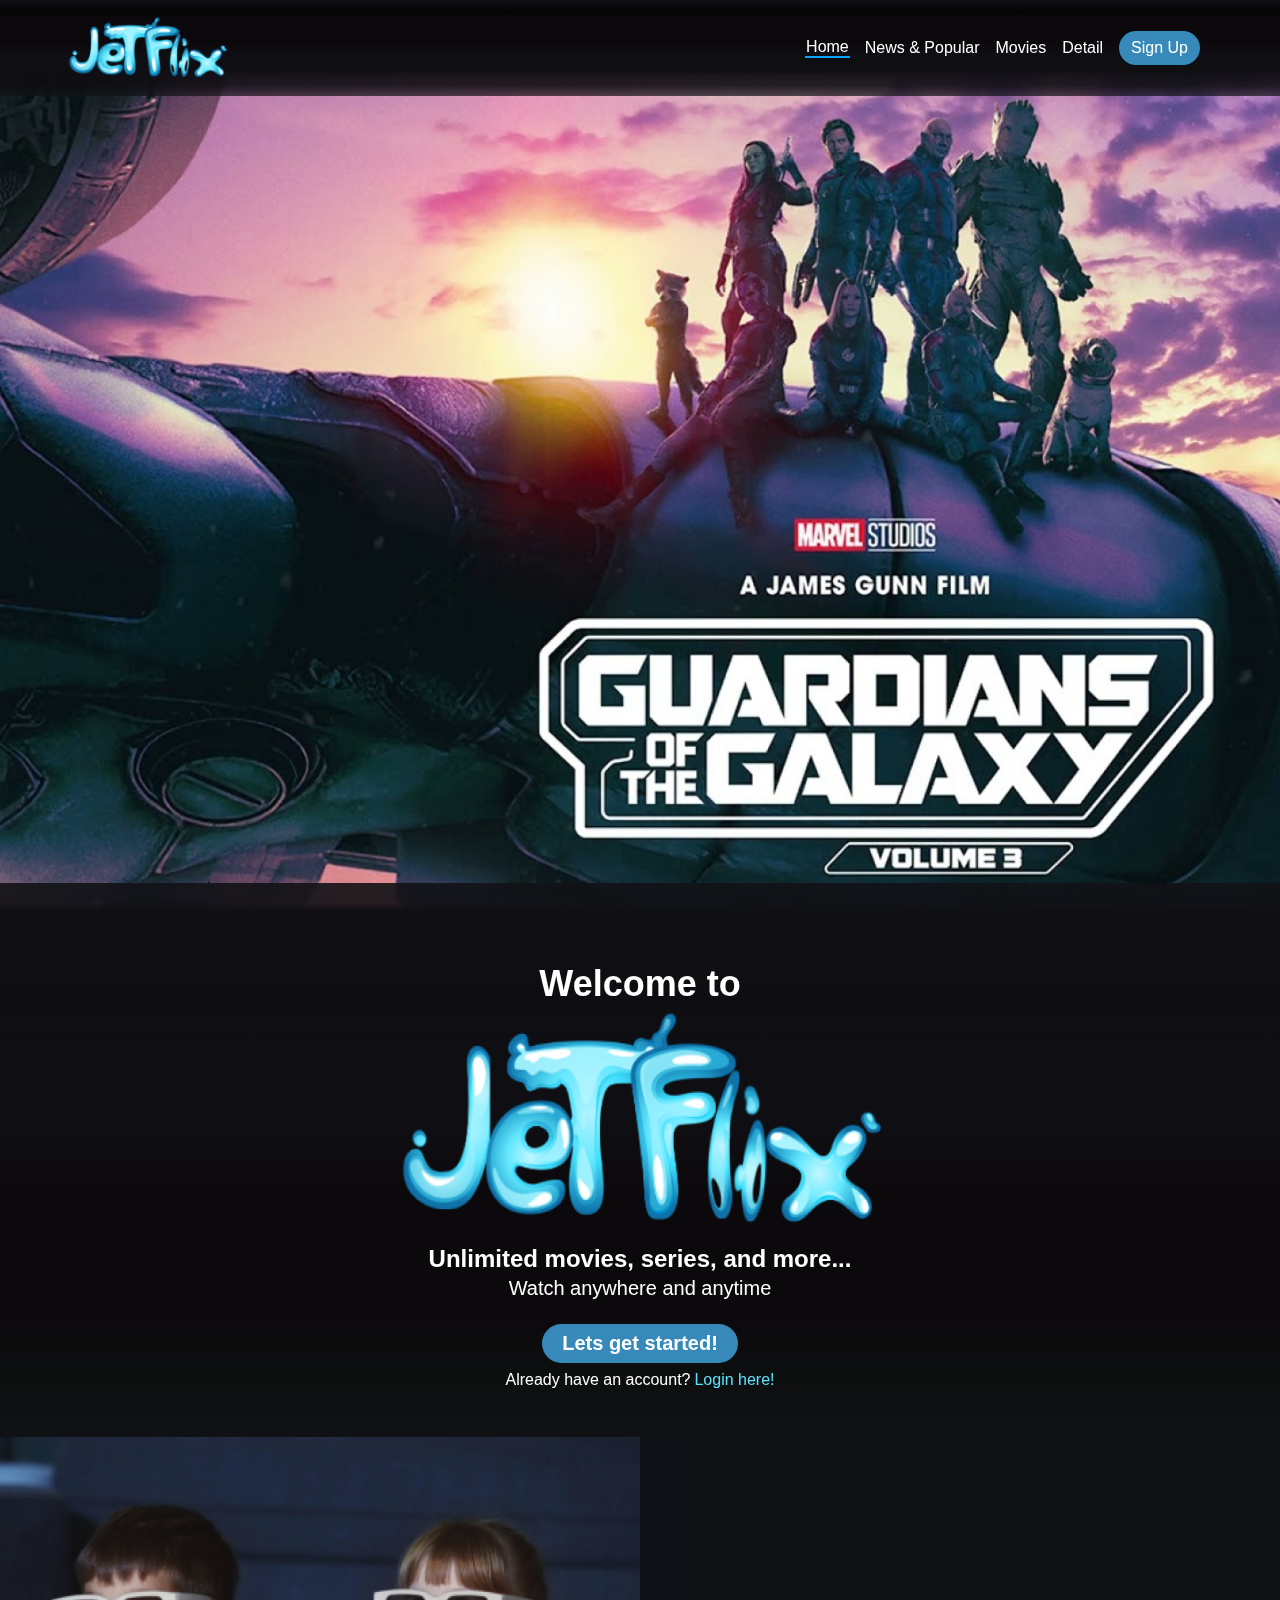
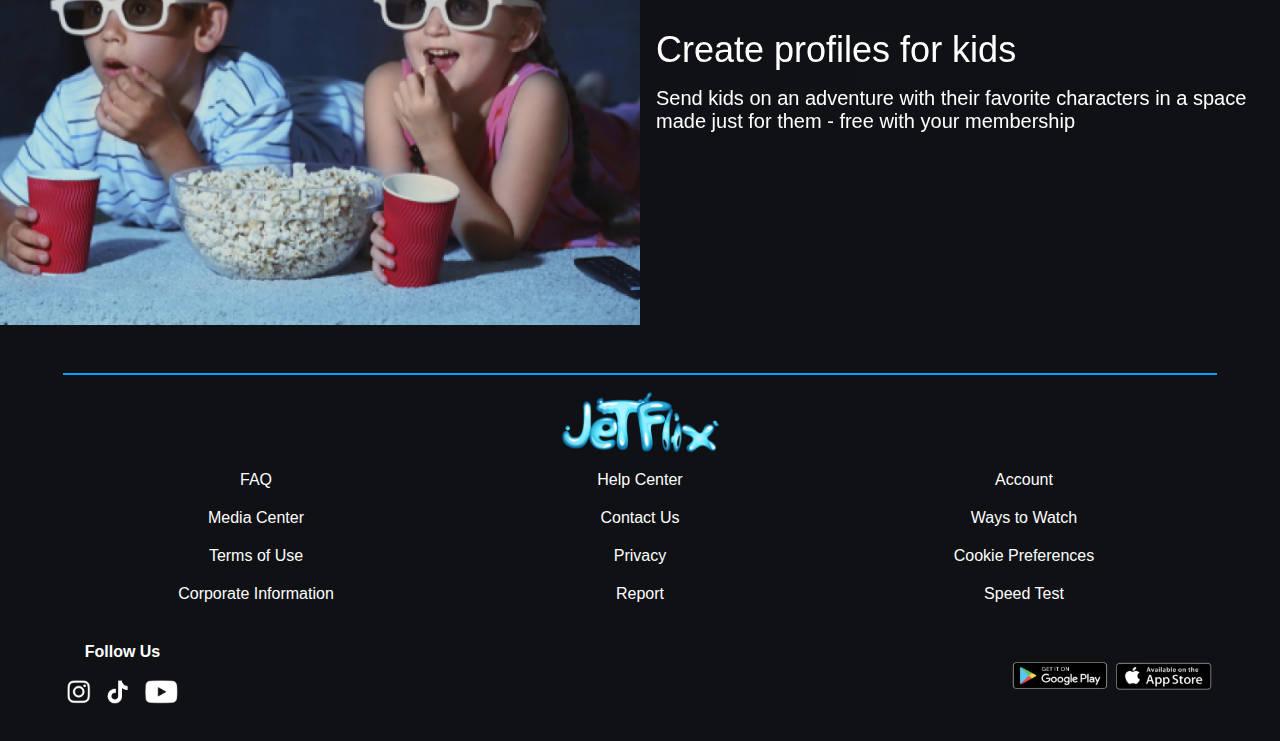
<file: index.html>
<html lang="en">
<head>
    <meta charset="UTF-8">
    <meta name="viewport"
          content="width=device-width, user-scalable=no, initial-scale=1.0, maximum-scale=1.0, minimum-scale=1.0">
    <meta http-equiv="X-UA-Compatible" content="ie=edge">
    <title>JetFlix</title>

    <link rel="stylesheet" href="css/style.css">
    <script src="js/navbar.js"></script>
</head>
<body class="color-bg">

<!-- NavBar -->
<nav class="flex flex-row items-center justify-center py-4 color-navbar fixed w-full z-50">
    <img src="img/jetflix-1.png"
         class="w-auto h-16 px-16"
         alt="jetflix-logo">

    <div class="flex flex-row gap-4 ml-auto mr-4 px-16 items-center">
        <div class="flex flex-col items-center">
            <a onclick="redirect('index.html')" class="text-white cursor-pointer hover:text-blue-500">Home</a>
            <hr class="hr-color-blue w-full">
        </div>
        <div class="flex flex-col items-center">
            <a onclick="redirect('news.html')" class="text-white cursor-pointer hover:text-blue-500">News & Popular</a>
        </div>
        <div class="flex flex-col items-center">
            <a onclick="redirect('movies.html')" class="text-white cursor-pointer hover:text-blue-500">Movies</a>
        </div>
        <div class="flex flex-col items-center">
            <a onclick="redirect('detail.html')" class="text-white cursor-pointer hover:text-blue-500">Detail</a>
        </div>
        <a onclick="redirect('register.html')"
           class="text-white bg-color-button rounded-full px-3 py-2 cursor-pointer hover:bg-gray-800">
            Sign Up
        </a>
    </div>
</nav>

<!-- Jumbotron -->
<img src="img/home/jumbotron.png"
     class="h-auto w-screen max-w-full z--1 relative top-jumbotron left-0"
     alt="jumbotron">

<!-- Welcome Text -->
<div class="flex flex-col items-center justify-center gap-1 welcome">
    <span class="text-4xl font-bold text-white">Welcome to</span>
    <img src="img/jetflix-3.png"
         class="w-auto h-56"
         alt="jetflix-logo">

    <span class="text-2xl font-semibold text-white mt-2">Unlimited movies, series, and more...</span>
    <span class="text-xl font-light text-white">Watch anywhere and anytime</span>

    <span class="text-white font-semibold text-xl bg-color-button rounded-full px-5 py-2 mt-5">Lets get started!</span>
    <div class="flex flex-row gap-1 mt-1">
        <span class="text-white font-light">Already have an account?</span>
        <span class="text-color-link font-light">Login here!</span>
    </div>
</div>

<!-- Kids profile -->
<div class="flex flex-row justify-center items-center kids">
    <img src="img/home/kids.png"
         class="w-1/2 h-auto"
         alt="kids-profile">

    <div class="flex flex-col kids my-2 ml-4 h-full">
        <span class="text-4xl text-white font-helevetica-bold">Create profiles for kids</span>
        <span class="text-xl text-white font-light mt-4">Send kids on an adventure with their favorite characters in a space made just for them - free with your membership</span>
    </div>
</div>

<!-- Footer -->
<footer class="flex flex-col items-center justify-center mt-3 px-16 my-8 relative">
    <hr class="hr-color-blue my-4 w-full">
    <img src="img/jetflix-1.png"
         class="w-auto h-16"
         alt="jetflix-logo"/>

    <!-- Footer Links -->
    <div class="flex flex-row w-full justify-center text-center my-4">
        <!-- Links Left -->
        <div class="flex flex-col w-1/3 gap-5">
            <span class="text-white font-light cursor-pointer">FAQ</span>
            <span class="text-white font-light cursor-pointer">Media Center</span>
            <span class="text-white font-light cursor-pointer">Terms of Use</span>
            <span class="text-white font-light cursor-pointer">Corporate Information</span>
        </div>

        <!-- Links Center -->
        <div class="flex flex-col w-1/3 gap-5">
            <span class="text-white font-light cursor-pointer">Help Center</span>
            <span class="text-white font-light cursor-pointer">Contact Us</span>
            <span class="text-white font-light cursor-pointer">Privacy</span>
            <span class="text-white font-light cursor-pointer">Report</span>
        </div>

        <!-- Links Right -->
        <div class="flex flex-col w-1/3 gap-5">
            <span class="text-white font-light cursor-pointer">Account</span>
            <span class="text-white font-light cursor-pointer">Ways to Watch</span>
            <span class="text-white font-light cursor-pointer">Cookie Preferences</span>
            <span class="text-white font-light cursor-pointer">Speed Test</span>
        </div>
    </div>

    <!-- Footer Others-->
    <div class="flex flex-row items-center text-center w-full mt-6">
        <!-- Social Media -->
        <div class="flex flex-col">
            <span class="text-white font-semibold mb-4">Follow Us</span>
            <div class="flex flex-row">
                <img src="img/footer/social_media_logs.png"
                     class="w-auto h-8 cursor-pointer"
                     alt="facebook-logo">
            </div>
        </div>

        <!-- App Downloads -->
        <div class="flex flex-row ml-auto">
            <img src="img/footer/google_play.png"
                 class="w-auto h-8 cursor-pointer"
                 alt="app-download">

            <img src="img/footer/app_store.png"
                 class="w-auto h-8 cursor-pointer"
                 alt="app-download">
        </div>
    </div>
</footer>


</body>
</html>
</file>
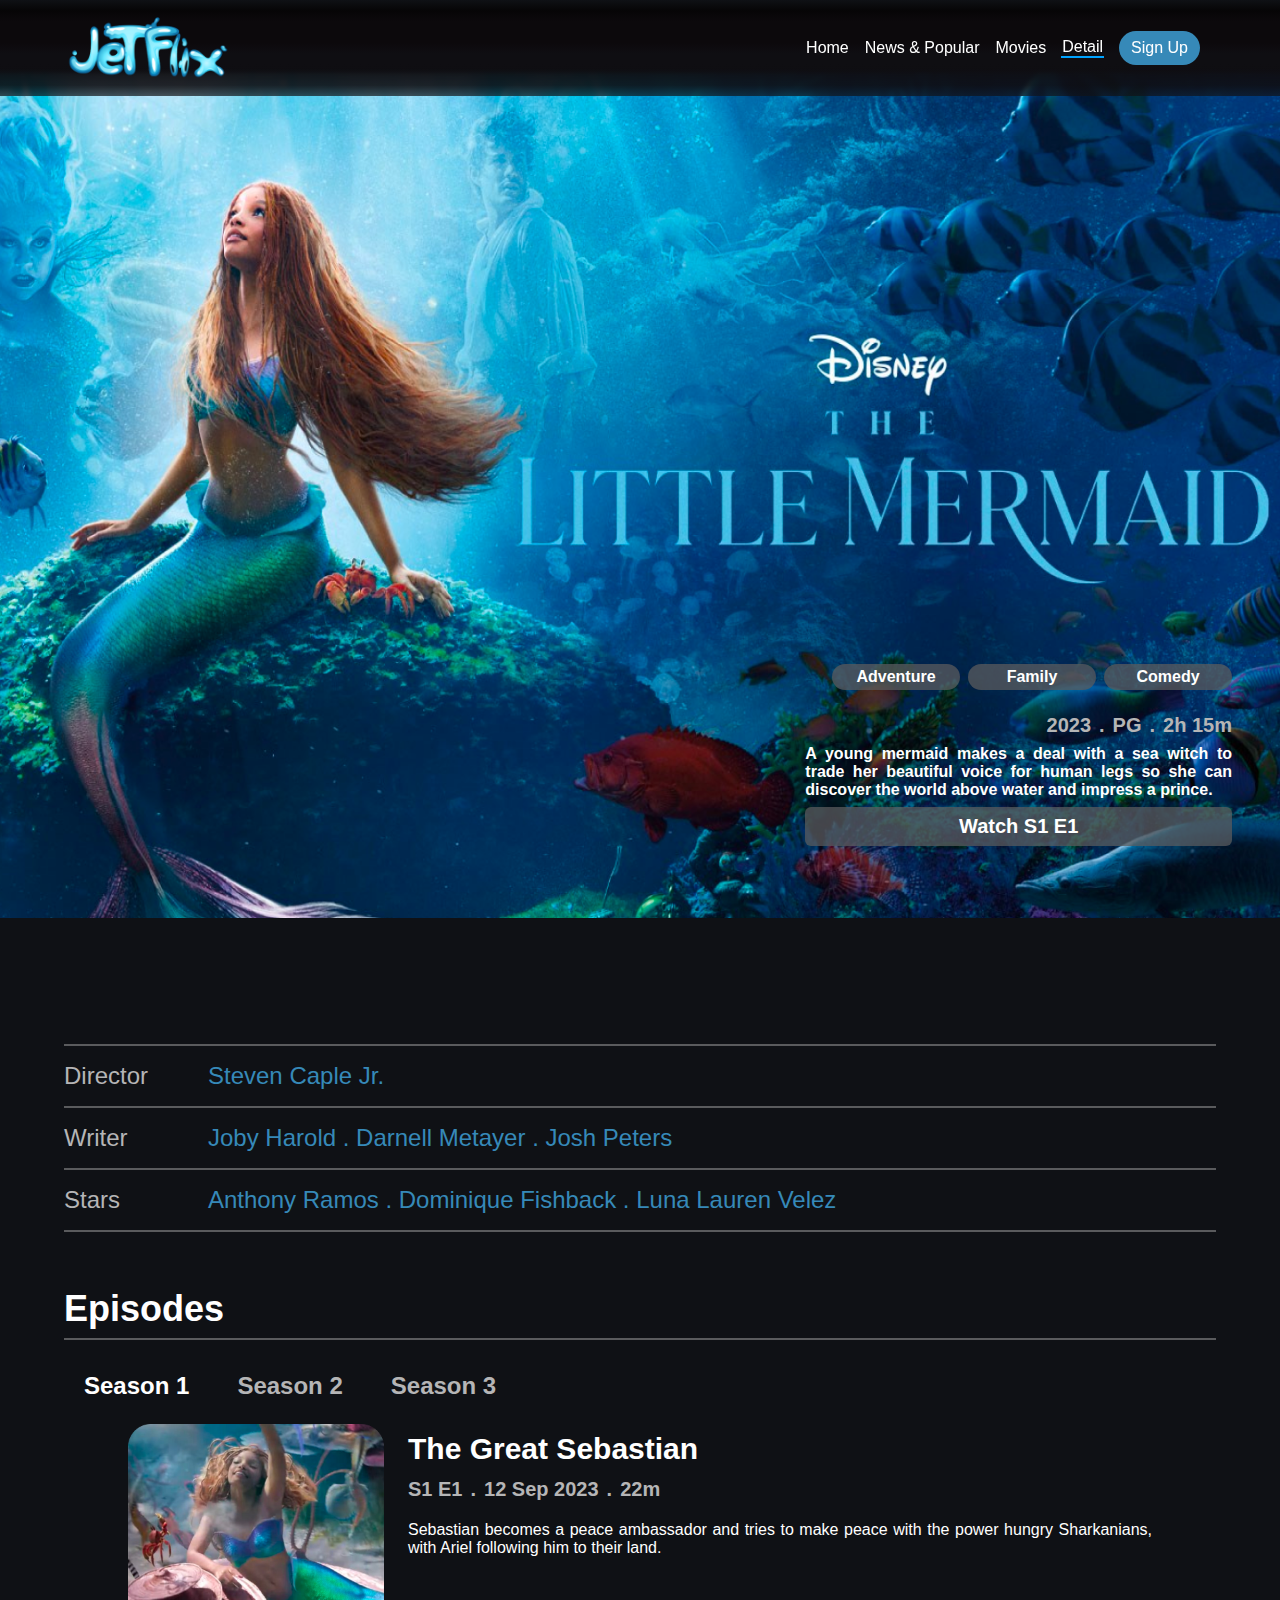
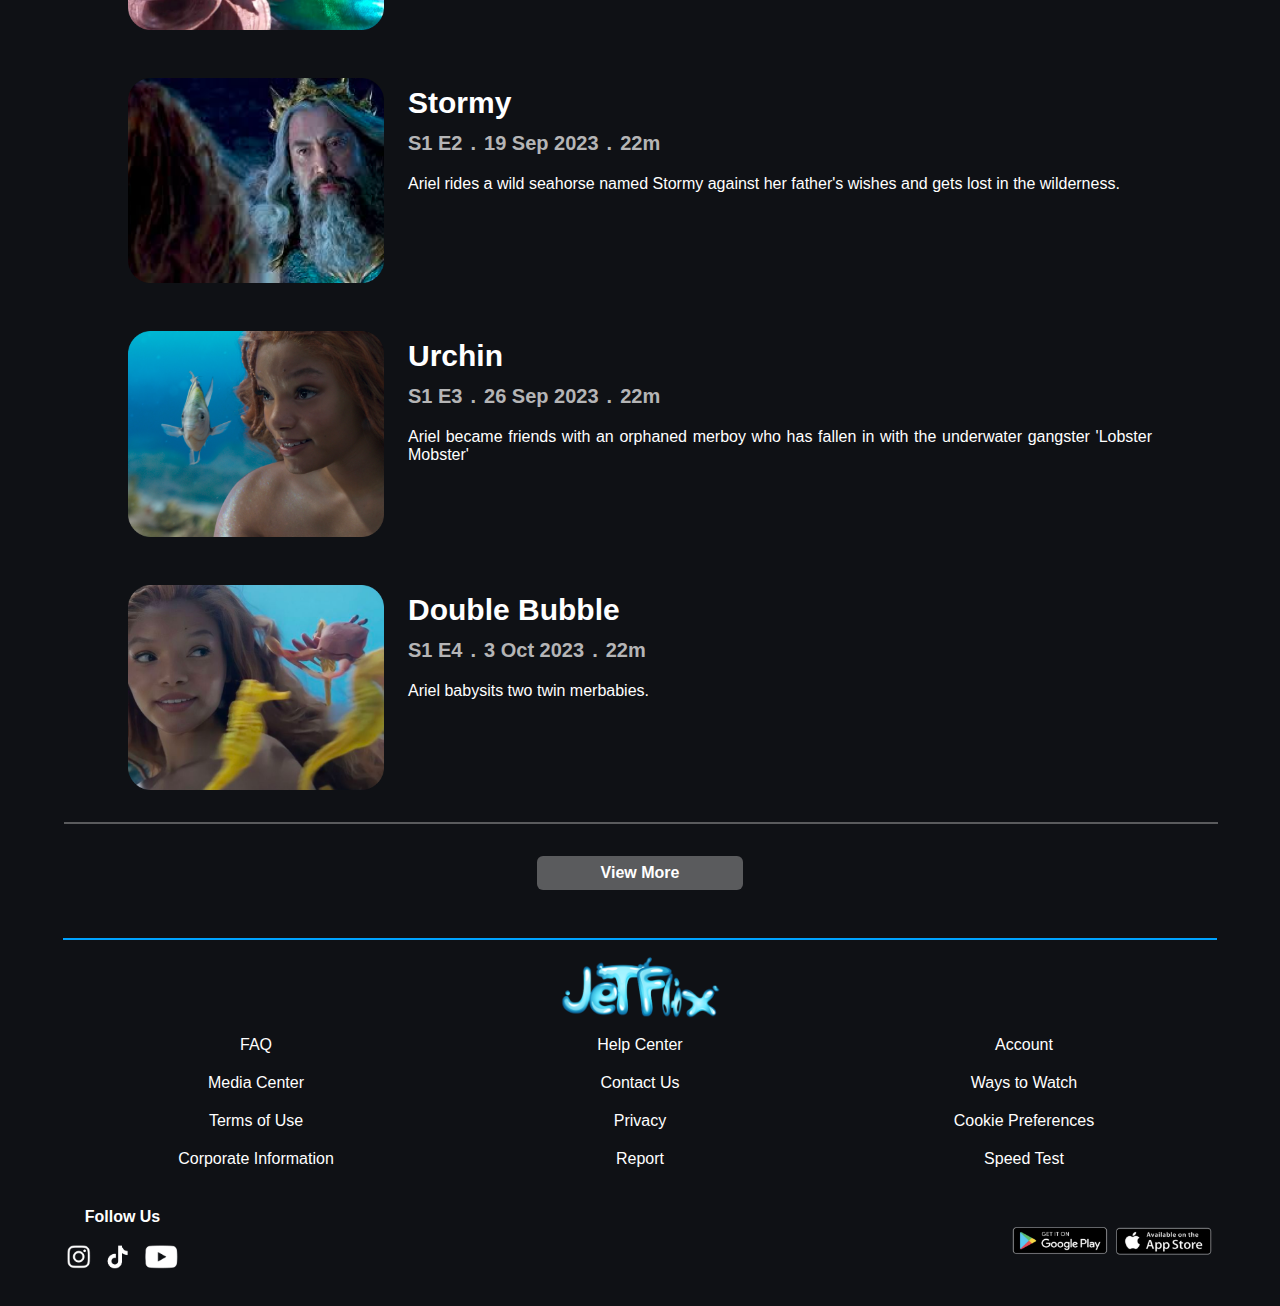
<file: detail.html>
<html lang="en">
<head>
    <meta charset="UTF-8">
    <meta name="viewport"
          content="width=device-width, user-scalable=no, initial-scale=1.0, maximum-scale=1.0, minimum-scale=1.0">
    <meta http-equiv="X-UA-Compatible" content="ie=edge">
    <title>JetFlix</title>

    <link rel="stylesheet" href="css/style.css">
    <script src="js/navbar.js"></script>
</head>
<body class="color-bg">

<!-- NavBar -->
<nav class="flex flex-row items-center justify-center py-4 color-navbar fixed w-full z-50">
    <img src="img/jetflix-1.png"
         class="w-auto h-16 px-16"
         alt="jetflix-logo">

    <div class="flex flex-row gap-4 ml-auto mr-4 px-16 items-center">
        <div class="flex flex-col items-center">
            <a onclick="redirect('index.html')" class="text-white cursor-pointer hover:text-blue-500">Home</a>
        </div>
        <div class="flex flex-col items-center">
            <a onclick="redirect('news.html')" class="text-white cursor-pointer hover:text-blue-500">News & Popular</a>
        </div>
        <div class="flex flex-col items-center">
            <a onclick="redirect('movies.html')" class="text-white cursor-pointer hover:text-blue-500">Movies</a>
        </div>
        <div class="flex flex-col items-center">
            <a onclick="redirect('detail.html')" class="text-white cursor-pointer hover:text-blue-500">Detail</a>
            <hr class="hr-color-blue w-full">
        </div>
        <a onclick="redirect('register.html')"
           class="text-white bg-color-button rounded-full px-3 py-2 cursor-pointer hover:bg-gray-800">
            Sign Up
        </a>
    </div>
</nav>

<!-- Jumbotron -->
<img src="img/movies/jumbotron.png"
     class="h-auto w-screen max-w-full z--1 relative top-jumbotron left-0"
     alt="jumbotron">

<!-- Movie Info -->
<div class="flex flex-col w-full pos-jumbotron-detail relative">
    <!-- Genre -->
    <div class="flex flex-row gap-2 items-end justify-end text-center">
        <span class="text-white font-semibold bg-color-genre-75 rounded-full w-32 py-1">Adventure</span>
        <span class="text-white font-semibold bg-color-genre-75 rounded-full w-32 py-1">Family</span>
        <span class="text-white font-semibold bg-color-genre-75 rounded-full w-32 py-1">Comedy</span>
    </div>


    <!-- Quick Info -->
    <div class="flex flex-row gap-2 items-end justify-end mt-6">
        <span class="text-color-genre font-bold text-xl">2023</span>
        <span class="text-color-genre font-bold text-xl">.</span>
        <span class="text-color-genre font-bold text-xl">PG</span>
        <span class="text-color-genre font-bold text-xl">.</span>
        <span class="text-color-genre font-bold text-xl">2h 15m</span>
    </div>

    <!-- Synopsis -->
    <span class="text-white font-semibold text-justify items-end justify-end mt-2 w-1/3 ml-auto">A young mermaid makes a deal with a sea witch to trade her beautiful voice for human legs so she can discover the world above water and impress a prince.</span>

    <span class="text-white font-semibold mt-2 w-1/3 bg-color-genre-75 rounded-md py-2 text-xl cursor-pointer text-center items-end justify-end ml-auto">Watch S1 E1</span>
</div>

<!-- Details -->
<div class="flex flex-col text-left mt-2 px-16 gap-2">
    <hr class="hr-color-gray my-2">

    <div class="flex flex-row gap-12">
        <span class="text-color-genre w-24 text-2xl">Director</span>
        <span class="text-color-name font-light text-2xl">Steven Caple Jr.</span>
    </div>

    <hr class="hr-color-gray my-2">

    <div class="flex flex-row gap-12">
        <span class="text-color-genre w-24 text-2xl">Writer</span>
        <span class="text-color-name font-light text-2xl">Joby Harold . Darnell Metayer . Josh Peters</span>
    </div>

    <hr class="hr-color-gray my-2">

    <div class="flex flex-row gap-12">
        <span class="text-color-genre w-24 text-2xl">Stars</span>
        <span class="text-color-name font-light text-2xl">Anthony Ramos . Dominique Fishback . Luna Lauren Velez</span>
    </div>

    <hr class="hr-color-gray my-2">
</div>

<!-- Episodes -->
<div class="flex flex-col px-16">
    <span class="text-white font-semibold text-4xl mt-12 items-start justify-start">Episodes</span>
    <hr class="my-2 hr-color-gray">

    <!-- Season -->
    <div class="flex flex-row gap-12 px-5 mt-6">
        <span class="text-white font-semibold text-2xl cursor-pointer">Season 1</span>
        <span class="text-color-genre font-semibold text-2xl cursor-pointer">Season 2</span>
        <span class="text-color-genre font-semibold text-2xl cursor-pointer">Season 3</span>
    </div>

    <!-- Episodes -->
    <div class="flex flex-col gap-12 mt-6 px-16">
        <!-- Episode 1 -->
        <div class="flex flex-row">
            <img src="img/detail/img.png"
                 class="w-1/4 h-auto"
                 alt="episode-1">

            <div class="flex flex-col w-3/4 ml-6">
                <span class="text-white font-semibold text-3xl mt-2">The Great Sebastian</span>
                <div class="flex flex-row gap-2 items-center justify-start mt-3">
                    <span class="text-color-genre font-bold text-xl">S1 E1</span>
                    <span class="text-color-genre font-bold text-xl">.</span>
                    <span class="text-color-genre font-bold text-xl">12 Sep 2023</span>
                    <span class="text-color-genre font-bold text-xl">.</span>
                    <span class="text-color-genre font-bold text-xl">22m</span>
                </div>
                <span class="text-white text-justify items-end justify-end mt-5 ">Sebastian becomes a peace ambassador and tries to make peace with the power hungry Sharkanians, with Ariel following him to their land.</span>
            </div>
        </div>

        <!-- Episode 2 -->
        <div class="flex flex-row">
            <img src="img/detail/img_1.png"
                 class="w-1/4 h-auto"
                 alt="episode-1">

            <div class="flex flex-col w-3/4 ml-6">
                <span class="text-white font-semibold text-3xl mt-2">Stormy</span>
                <div class="flex flex-row gap-2 items-center justify-start mt-3">
                    <span class="text-color-genre font-bold text-xl">S1 E2</span>
                    <span class="text-color-genre font-bold text-xl">.</span>
                    <span class="text-color-genre font-bold text-xl">19 Sep 2023</span>
                    <span class="text-color-genre font-bold text-xl">.</span>
                    <span class="text-color-genre font-bold text-xl">22m</span>
                </div>
                <span class="text-white text-justify items-end justify-end mt-5 ">Ariel rides a wild seahorse named Stormy against her father's wishes and gets lost in the wilderness.</span>
            </div>
        </div>

        <!-- Episode 3 -->
        <div class="flex flex-row">
            <img src="img/detail/img_2.png"
                 class="w-1/4 h-auto"
                 alt="episode-1">

            <div class="flex flex-col w-3/4 ml-6">
                <span class="text-white font-semibold text-3xl mt-2">Urchin</span>
                <div class="flex flex-row gap-2 items-center justify-start mt-3">
                    <span class="text-color-genre font-bold text-xl">S1 E3</span>
                    <span class="text-color-genre font-bold text-xl">.</span>
                    <span class="text-color-genre font-bold text-xl">26 Sep 2023</span>
                    <span class="text-color-genre font-bold text-xl">.</span>
                    <span class="text-color-genre font-bold text-xl">22m</span>
                </div>
                <span class="text-white text-justify items-end justify-end mt-5 ">Ariel became friends with an orphaned merboy who has fallen in with the underwater gangster 'Lobster Mobster'</span>
            </div>
        </div>

        <!-- Episode 4 -->
        <div class="flex flex-row">
            <img src="img/detail/img_3.png"
                 class="w-1/4 h-auto"
                 alt="episode-1">

            <div class="flex flex-col w-3/4 ml-6">
                <span class="text-white font-semibold text-3xl mt-2">Double Bubble</span>
                <div class="flex flex-row gap-2 items-center justify-start mt-3">
                    <span class="text-color-genre font-bold text-xl">S1 E4</span>
                    <span class="text-color-genre font-bold text-xl">.</span>
                    <span class="text-color-genre font-bold text-xl">3 Oct 2023</span>
                    <span class="text-color-genre font-bold text-xl">.</span>
                    <span class="text-color-genre font-bold text-xl">22m</span>
                </div>
                <span class="text-white text-justify items-end justify-end mt-5 ">Ariel babysits two twin merbabies.</span>
            </div>
        </div>
    </div>

    <hr class="my-8 hr-color-gray w-full">

    <div class="flex flex-col items-center">
        <span class="text-white font-semibold bg-color-genre text-center w-max px-16 py-2 rounded-md cursor-pointer">
            View More
        </span>
    </div>
</div>


<!-- Footer -->
<footer class="flex flex-col items-center justify-center mt-3 px-16 my-8 relative">
    <hr class="hr-color-blue my-4 w-full">

    <img src="img/jetflix-1.png"
         class="w-auto h-16"
         alt="jetflix-logo"/>

    <!-- Footer Links -->
    <div class="flex flex-row w-full justify-center text-center my-4">
        <!-- Links Left -->
        <div class="flex flex-col w-1/3 gap-5">
            <span class="text-white font-light cursor-pointer">FAQ</span>
            <span class="text-white font-light cursor-pointer">Media Center</span>
            <span class="text-white font-light cursor-pointer">Terms of Use</span>
            <span class="text-white font-light cursor-pointer">Corporate Information</span>
        </div>

        <!-- Links Center -->
        <div class="flex flex-col w-1/3 gap-5">
            <span class="text-white font-light cursor-pointer">Help Center</span>
            <span class="text-white font-light cursor-pointer">Contact Us</span>
            <span class="text-white font-light cursor-pointer">Privacy</span>
            <span class="text-white font-light cursor-pointer">Report</span>
        </div>

        <!-- Links Right -->
        <div class="flex flex-col w-1/3 gap-5">
            <span class="text-white font-light cursor-pointer">Account</span>
            <span class="text-white font-light cursor-pointer">Ways to Watch</span>
            <span class="text-white font-light cursor-pointer">Cookie Preferences</span>
            <span class="text-white font-light cursor-pointer">Speed Test</span>
        </div>
    </div>

    <!-- Footer Others-->
    <div class="flex flex-row items-center text-center w-full mt-6">
        <!-- Social Media -->
        <div class="flex flex-col">
            <span class="text-white font-semibold mb-4">Follow Us</span>
            <div class="flex flex-row">
                <img src="img/footer/social_media_logs.png"
                     class="w-auto h-8 cursor-pointer"
                     alt="facebook-logo">
            </div>
        </div>

        <!-- App Downloads -->
        <div class="flex flex-row ml-auto">
            <img src="img/footer/google_play.png"
                 class="w-auto h-8 cursor-pointer"
                 alt="app-download">

            <img src="img/footer/app_store.png"
                 class="w-auto h-8 cursor-pointer"
                 alt="app-download">
        </div>
    </div>
</footer>


</body>
</html>
</file>
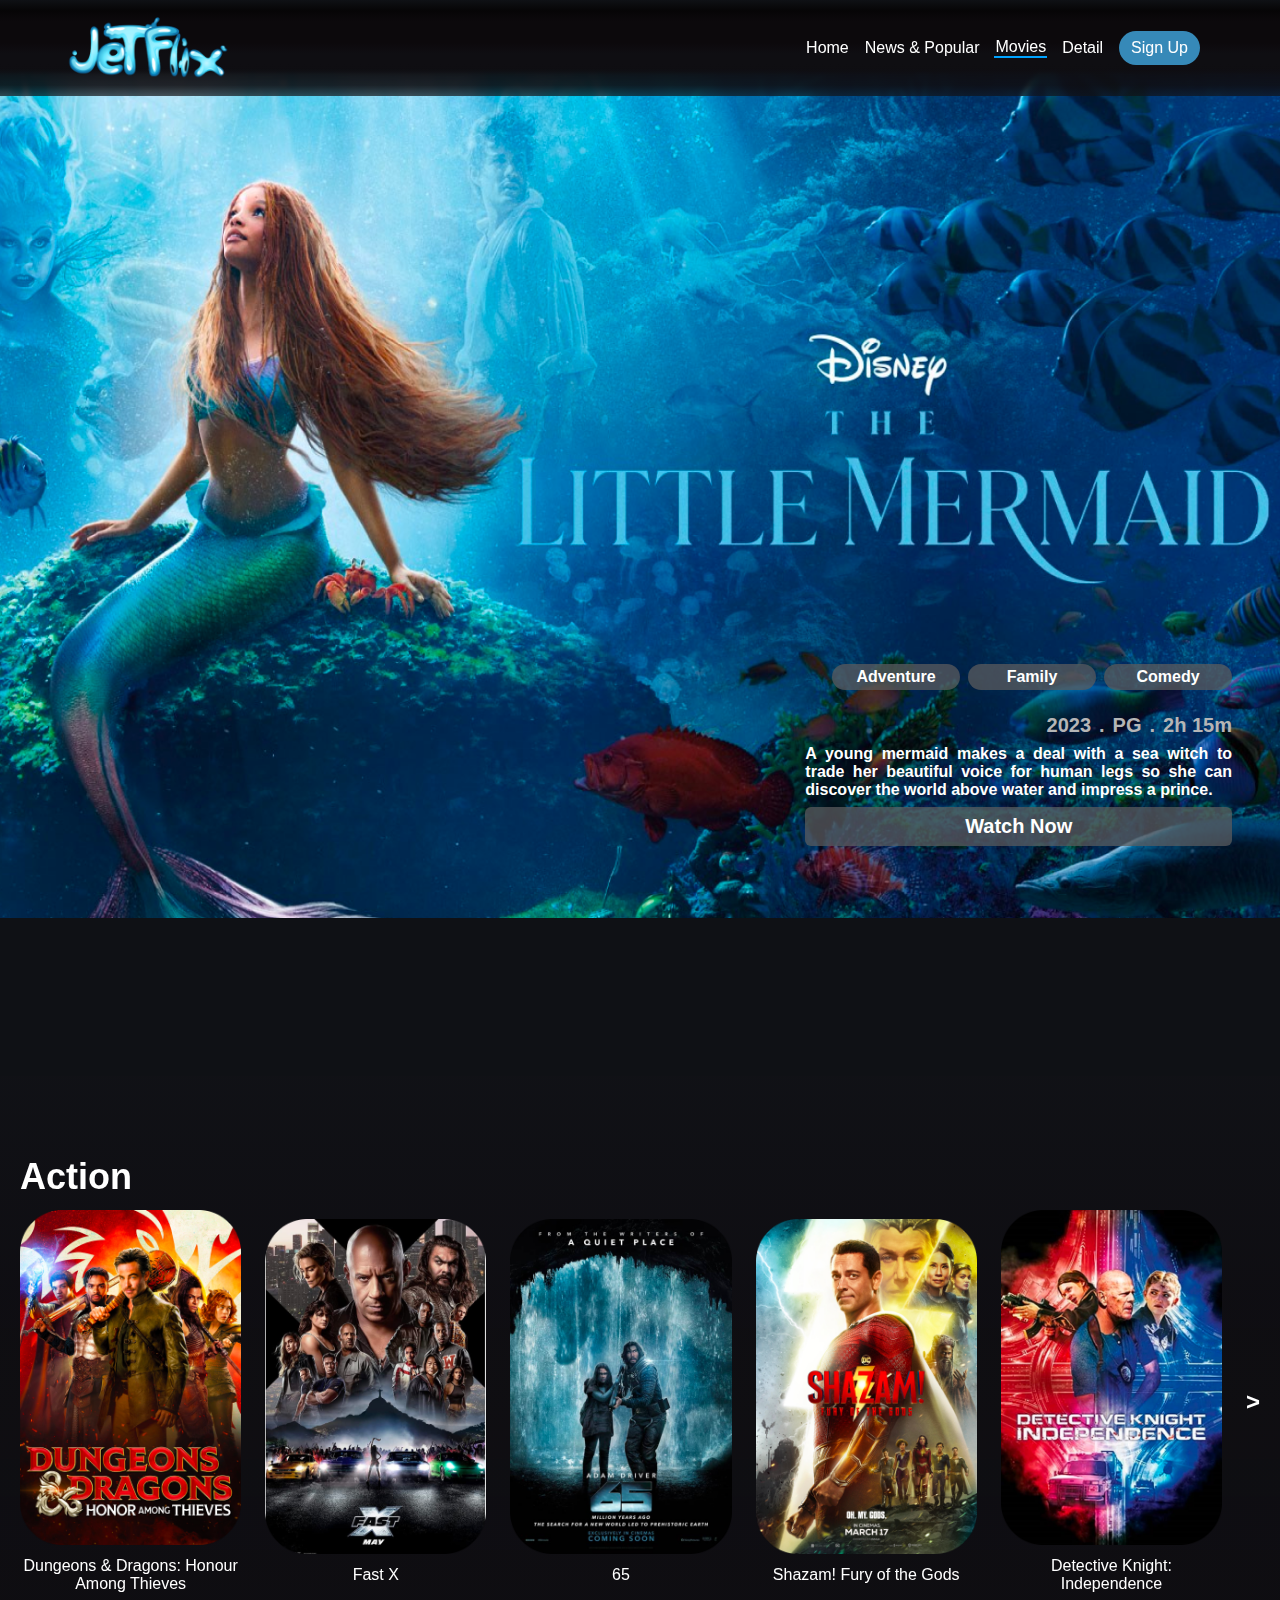
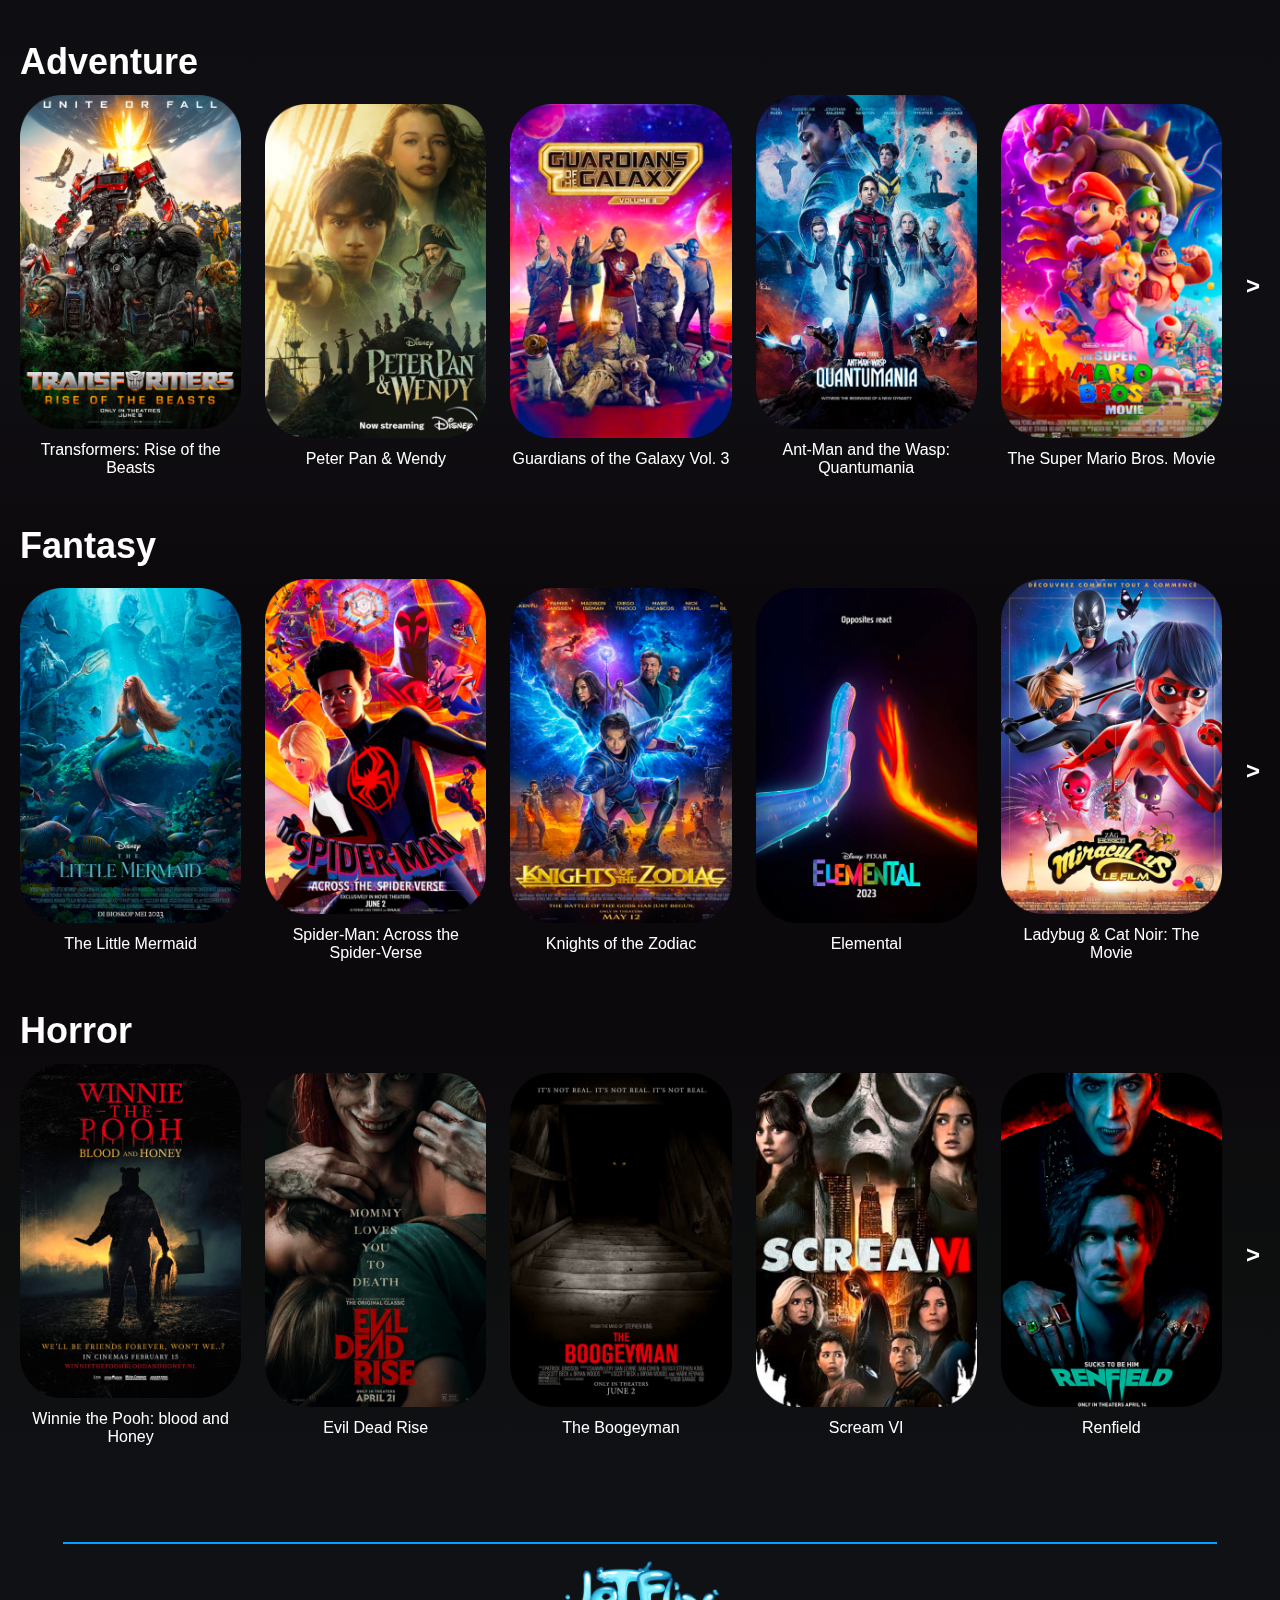
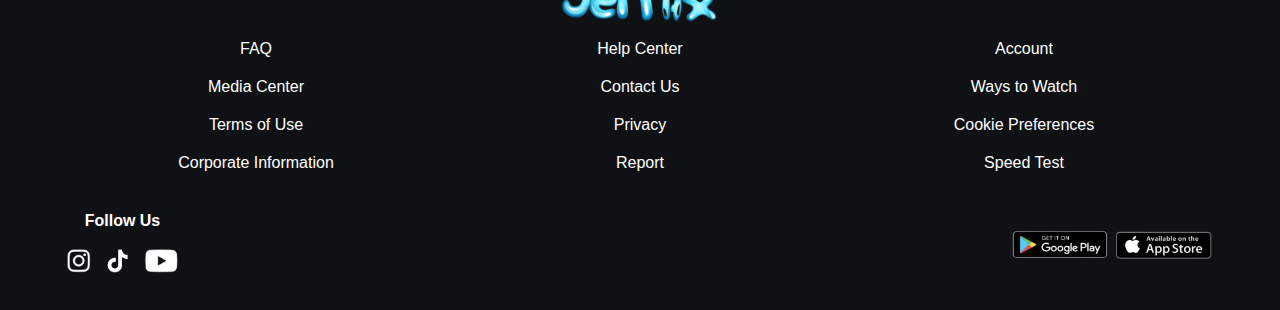
<file: movies.html>
<html lang="en">
<head>
    <meta charset="UTF-8">
    <meta name="viewport"
          content="width=device-width, user-scalable=no, initial-scale=1.0, maximum-scale=1.0, minimum-scale=1.0">
    <meta http-equiv="X-UA-Compatible" content="ie=edge">
    <title>JetFlix</title>

    <link rel="stylesheet" href="css/style.css">
    <script src="js/navbar.js"></script>
</head>
<body class="color-bg">

<!-- NavBar -->
<nav class="flex flex-row items-center justify-center py-4 color-navbar fixed w-full z-50">
    <img src="img/jetflix-1.png"
         class="w-auto h-16 px-16"
         alt="jetflix-logo">

    <div class="flex flex-row gap-4 ml-auto mr-4 px-16 items-center">
        <div class="flex flex-col items-center">
            <a onclick="redirect('index.html')" class="text-white cursor-pointer hover:text-blue-500">Home</a>
        </div>
        <div class="flex flex-col items-center">
            <a onclick="redirect('news.html')" class="text-white cursor-pointer hover:text-blue-500">News & Popular</a>
        </div>
        <div class="flex flex-col items-center">
            <a onclick="redirect('movies.html')" class="text-white cursor-pointer hover:text-blue-500">Movies</a>
            <hr class="hr-color-blue w-full">
        </div>
        <div class="flex flex-col items-center">
            <a onclick="redirect('detail.html')" class="text-white cursor-pointer hover:text-blue-500">Detail</a>
        </div>
        <a onclick="redirect('register.html')"
           class="text-white bg-color-button rounded-full px-3 py-2 cursor-pointer hover:bg-gray-800">
            Sign Up
        </a>
    </div>
</nav>

<!-- Jumbotron -->
<img src="img/movies/jumbotron.png"
     class="h-auto w-screen max-w-full z--1 relative top-jumbotron left-0"
     alt="jumbotron">

<!-- Movie Info -->
<div class="flex flex-col w-full pos-jumbotron-detail relative">
    <!-- Genre -->
    <div class="flex flex-row gap-2 items-end justify-end text-center">
        <span class="text-white font-semibold bg-color-genre-75 rounded-full w-32 py-1">Adventure</span>
        <span class="text-white font-semibold bg-color-genre-75 rounded-full w-32 py-1">Family</span>
        <span class="text-white font-semibold bg-color-genre-75 rounded-full w-32 py-1">Comedy</span>
    </div>


    <!-- Quick Info -->
    <div class="flex flex-row gap-2 items-end justify-end mt-6">
        <span class="text-color-genre font-bold text-xl">2023</span>
        <span class="text-color-genre font-bold text-xl">.</span>
        <span class="text-color-genre font-bold text-xl">PG</span>
        <span class="text-color-genre font-bold text-xl">.</span>
        <span class="text-color-genre font-bold text-xl">2h 15m</span>
    </div>

    <!-- Synopsis -->
    <span class="text-white font-semibold text-justify items-end justify-end mt-2 w-1/3 ml-auto">A young mermaid makes a deal with a sea witch to trade her beautiful voice for human legs so she can discover the world above water and impress a prince.</span>

    <span class="text-white font-semibold mt-2 w-1/3 bg-color-genre-75 rounded-md py-2 text-xl cursor-pointer text-center items-end justify-end ml-auto">Watch Now</span>
</div>

<!-- Movies -->
<div class="flex flex-col items-center justify-center gap-12 movies">
    <!-- Action -->
    <div class="flex flex-col w-full">
        <span class="text-white font-bold text-4xl items-start justify-start text-left px-5">Action</span>
        <div class="flex flex-row gap-6 px-5 mt-3">
            <!-- Action 1 -->
            <div class="flex flex-col text-white text-center items-center justify-center w-1/5 gap-3">
                <img src="img/movies/action/1.png"
                     class="w-full h-auto"
                     alt="movie-1">
                <span class="font-light">Dungeons & Dragons: Honour Among Thieves</span>
            </div>
            <!-- Action 2 -->
            <div class="flex flex-col text-white text-center items-center justify-center w-1/5 gap-3">
                <img src="img/movies/action/img.png"
                     class="w-full h-auto"
                     alt="movie-1">
                <span class="font-light">Fast X</span>
            </div>
            <!-- Action 3 -->
            <div class="flex flex-col text-white text-center items-center justify-center w-1/5 gap-3">
                <img src="img/movies/action/img_1.png"
                     class="w-full h-auto"
                     alt="movie-1">
                <span class="font-light">65</span>
            </div>
            <!-- Action 4 -->
            <div class="flex flex-col text-white text-center items-center justify-center w-1/5 gap-3">
                <img src="img/movies/action/img_2.png"
                     class="w-full h-auto"
                     alt="movie-1">
                <span class="font-light">Shazam! Fury of the Gods</span>
            </div>
            <!-- Action 5 -->
            <div class="flex flex-col text-white text-center items-center justify-center w-1/5 gap-3">
                <img src="img/movies/action/img_3.png"
                     class="w-full h-auto"
                     alt="movie-1">
                <span class="font-light">Detective Knight: Independence</span>
            </div>

            <span class="flex flex-col text-white text-2xl font-bold items-center justify-center text-center bor">
                >
            </span>
        </div>
    </div>

    <!-- Adventure -->
    <div class="flex flex-col w-full">
        <span class="text-white font-bold text-4xl items-start justify-start text-left px-5">Adventure</span>
        <div class="flex flex-row gap-6 px-5 mt-3">
            <!-- Adventure 1 -->
            <div class="flex flex-col text-white text-center items-center justify-center w-1/5 gap-3">
                <img src="img/movies/adventure/img.png"
                     class="w-full h-auto"
                     alt="movie-1">
                <span class="font-light">Transformers: Rise of the Beasts</span>
            </div>
            <!-- Adventure 2 -->
            <div class="flex flex-col text-white text-center items-center justify-center w-1/5 gap-3">
                <img src="img/movies/adventure/img_1.png"
                     class="w-full h-auto"
                     alt="movie-1">
                <span class="font-light">Peter Pan & Wendy</span>
            </div>
            <!-- Adventure 3 -->
            <div class="flex flex-col text-white text-center items-center justify-center w-1/5 gap-3">
                <img src="img/movies/adventure/img_2.png"
                     class="w-full h-auto"
                     alt="movie-1">
                <span class="font-light">Guardians of the Galaxy Vol. 3</span>
            </div>
            <!-- Adventure 4 -->
            <div class="flex flex-col text-white text-center items-center justify-center w-1/5 gap-3">
                <img src="img/movies/adventure/img_3.png"
                     class="w-full h-auto"
                     alt="movie-1">
                <span class="font-light">Ant-Man and the Wasp: Quantumania</span>
            </div>
            <!-- Adventure 5 -->
            <div class="flex flex-col text-white text-center items-center justify-center w-1/5 gap-3">
                <img src="img/movies/adventure/img_4.png"
                     class="w-full h-auto"
                     alt="movie-1">
                <span class="font-light">The Super Mario Bros. Movie</span>
            </div>

            <span class="flex flex-col text-white text-2xl font-bold items-center justify-center text-center bor">
                >
            </span>
        </div>
    </div>

    <!-- Fantasy -->
    <div class="flex flex-col w-full">
        <span class="text-white font-bold text-4xl items-start justify-start text-left px-5">Fantasy</span>
        <div class="flex flex-row gap-6 px-5 mt-3">
            <!-- Fantasy 1 -->
            <div class="flex flex-col text-white text-center items-center justify-center w-1/5 gap-3">
                <img src="img/movies/fantasy/img.png"
                     class="w-full h-auto"
                     alt="movie-1">
                <span class="font-light">The Little Mermaid</span>
            </div>
            <!-- Fantasy 2 -->
            <div class="flex flex-col text-white text-center items-center justify-center w-1/5 gap-3">
                <img src="img/movies/fantasy/img_1.png"
                     class="w-full h-auto"
                     alt="movie-1">
                <span class="font-light">Spider-Man: Across the Spider-Verse</span>
            </div>
            <!-- Fantasy 3 -->
            <div class="flex flex-col text-white text-center items-center justify-center w-1/5 gap-3">
                <img src="img/movies/fantasy/img_2.png"
                     class="w-full h-auto"
                     alt="movie-1">
                <span class="font-light">Knights of the Zodiac</span>
            </div>
            <!-- Fantasy 4 -->
            <div class="flex flex-col text-white text-center items-center justify-center w-1/5 gap-3">
                <img src="img/movies/fantasy/img_3.png"
                     class="w-full h-auto"
                     alt="movie-1">
                <span class="font-light">Elemental</span>
            </div>
            <!-- Fantasy 5 -->
            <div class="flex flex-col text-white text-center items-center justify-center w-1/5 gap-3">
                <img src="img/movies/fantasy/img_4.png"
                     class="w-full h-auto"
                     alt="movie-1">
                <span class="font-light">Ladybug & Cat Noir: The Movie</span>
            </div>

            <span class="flex flex-col text-white text-2xl font-bold items-center justify-center text-center bor">
                >
            </span>
        </div>
    </div>

    <!-- Horror -->
    <div class="flex flex-col w-full">
        <span class="text-white font-bold text-4xl items-start justify-start text-left px-5">Horror</span>
        <div class="flex flex-row gap-6 px-5 mt-3">
            <!-- Horror 1 -->
            <div class="flex flex-col text-white text-center items-center justify-center w-1/5 gap-3">
                <img src="img/movies/horror/img.png"
                     class="w-full h-auto"
                     alt="movie-1">
                <span class="font-light">Winnie the Pooh: blood and Honey</span>
            </div>
            <!-- Horror 2 -->
            <div class="flex flex-col text-white text-center items-center justify-center w-1/5 gap-3">
                <img src="img/movies/horror/img_1.png"
                     class="w-full h-auto"
                     alt="movie-1">
                <span class="font-light">Evil Dead Rise</span>
            </div>
            <!-- Horror 3 -->
            <div class="flex flex-col text-white text-center items-center justify-center w-1/5 gap-3">
                <img src="img/movies/horror/img_2.png"
                     class="w-full h-auto"
                     alt="movie-1">
                <span class="font-light">The Boogeyman</span>
            </div>
            <!-- Horror 4 -->
            <div class="flex flex-col text-white text-center items-center justify-center w-1/5 gap-3">
                <img src="img/movies/horror/img_3.png"
                     class="w-full h-auto"
                     alt="movie-1">
                <span class="font-light">Scream VI</span>
            </div>
            <!-- Horror 5 -->
            <div class="flex flex-col text-white text-center items-center justify-center w-1/5 gap-3">
                <img src="img/movies/horror/img_4.png"
                     class="w-full h-auto"
                     alt="movie-1">
                <span class="font-light">Renfield</span>
            </div>

            <span class="flex flex-col text-white text-2xl font-bold items-center justify-center text-center bor">
                >
            </span>
        </div>
    </div>
</div>

<!-- Footer -->
<footer class="flex flex-col items-center justify-center mt-3 px-16 my-8 relative">
    <hr class="hr-color-blue my-4 w-full">
    <img src="img/jetflix-1.png"
         class="w-auto h-16"
         alt="jetflix-logo"/>

    <!-- Footer Links -->
    <div class="flex flex-row w-full justify-center text-center my-4">
        <!-- Links Left -->
        <div class="flex flex-col w-1/3 gap-5">
            <span class="text-white font-light cursor-pointer">FAQ</span>
            <span class="text-white font-light cursor-pointer">Media Center</span>
            <span class="text-white font-light cursor-pointer">Terms of Use</span>
            <span class="text-white font-light cursor-pointer">Corporate Information</span>
        </div>

        <!-- Links Center -->
        <div class="flex flex-col w-1/3 gap-5">
            <span class="text-white font-light cursor-pointer">Help Center</span>
            <span class="text-white font-light cursor-pointer">Contact Us</span>
            <span class="text-white font-light cursor-pointer">Privacy</span>
            <span class="text-white font-light cursor-pointer">Report</span>
        </div>

        <!-- Links Right -->
        <div class="flex flex-col w-1/3 gap-5">
            <span class="text-white font-light cursor-pointer">Account</span>
            <span class="text-white font-light cursor-pointer">Ways to Watch</span>
            <span class="text-white font-light cursor-pointer">Cookie Preferences</span>
            <span class="text-white font-light cursor-pointer">Speed Test</span>
        </div>
    </div>

    <!-- Footer Others-->
    <div class="flex flex-row items-center text-center w-full mt-6">
        <!-- Social Media -->
        <div class="flex flex-col">
            <span class="text-white font-semibold mb-4">Follow Us</span>
            <div class="flex flex-row">
                <img src="img/footer/social_media_logs.png"
                     class="w-auto h-8 cursor-pointer"
                     alt="facebook-logo">
            </div>
        </div>

        <!-- App Downloads -->
        <div class="flex flex-row ml-auto">
            <img src="img/footer/google_play.png"
                 class="w-auto h-8 cursor-pointer"
                 alt="app-download">

            <img src="img/footer/app_store.png"
                 class="w-auto h-8 cursor-pointer"
                 alt="app-download">
        </div>
    </div>
</footer>


</body>
</html>
</file>
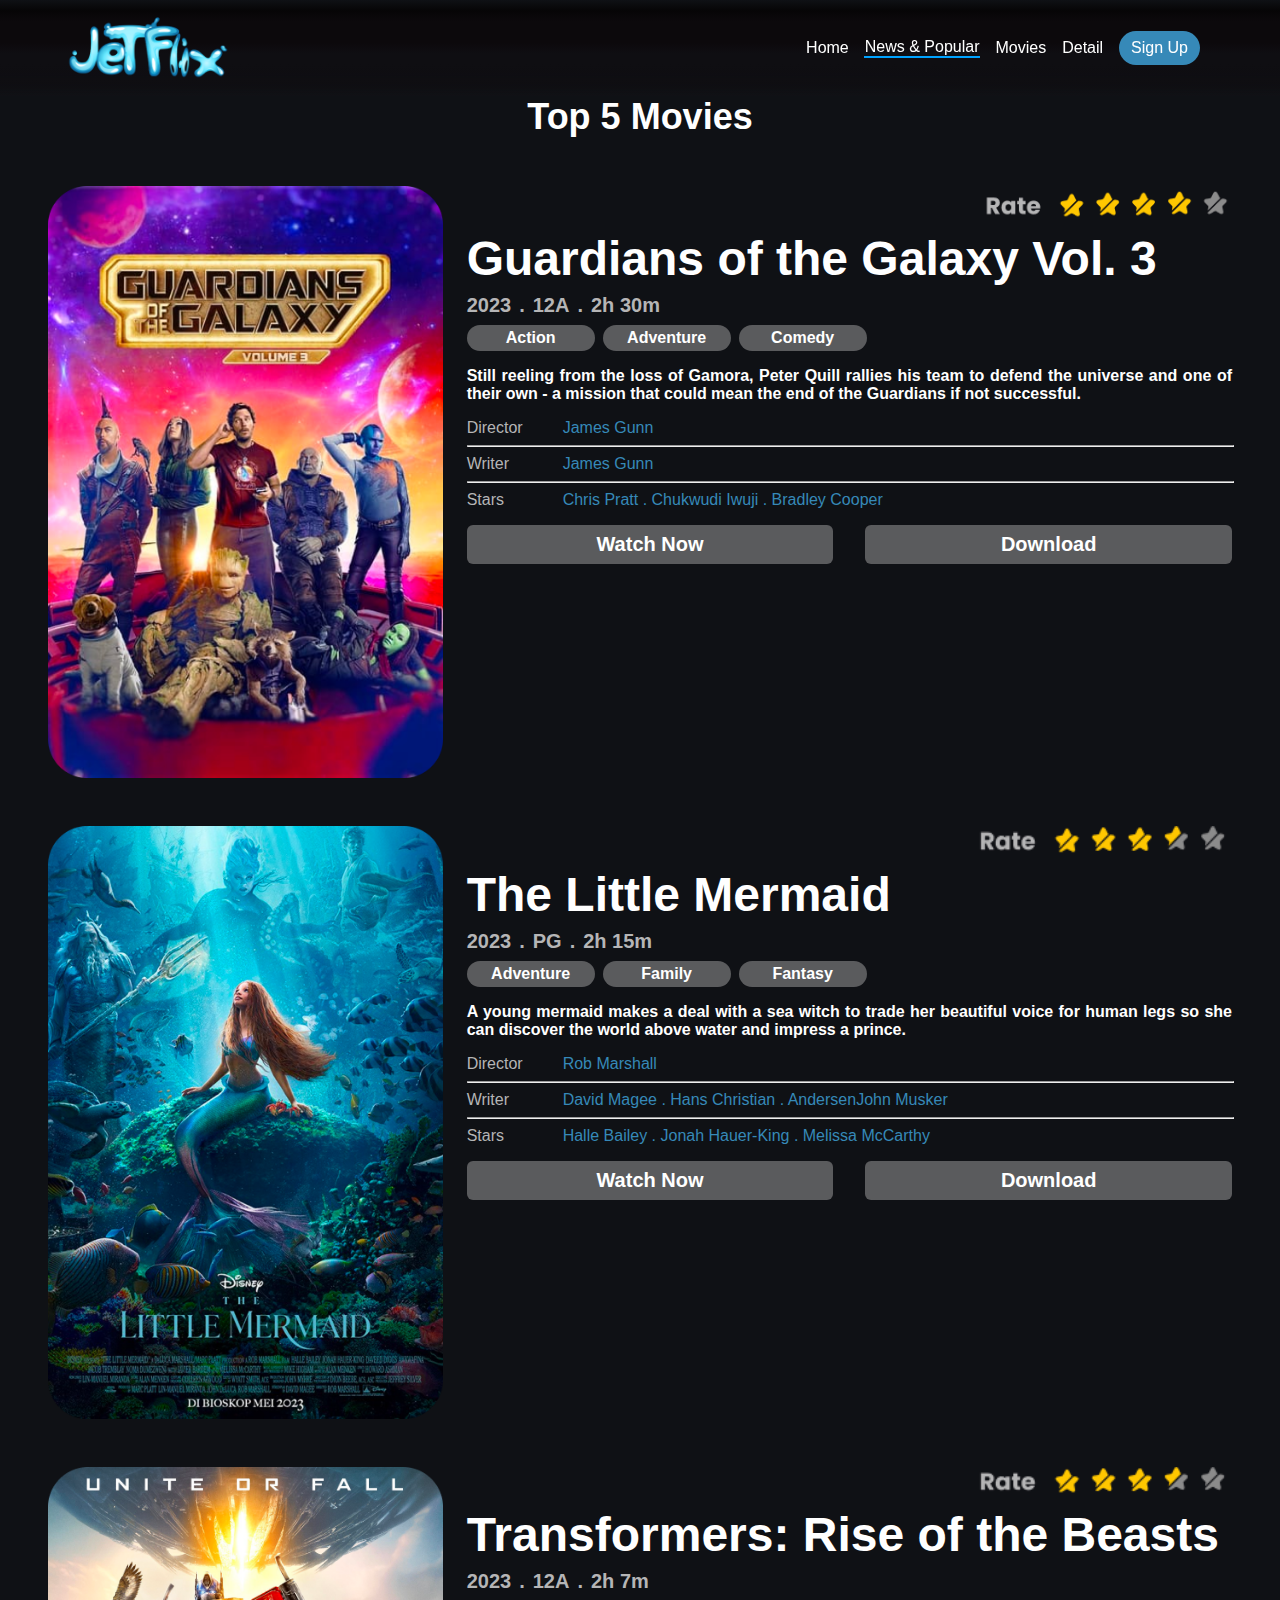
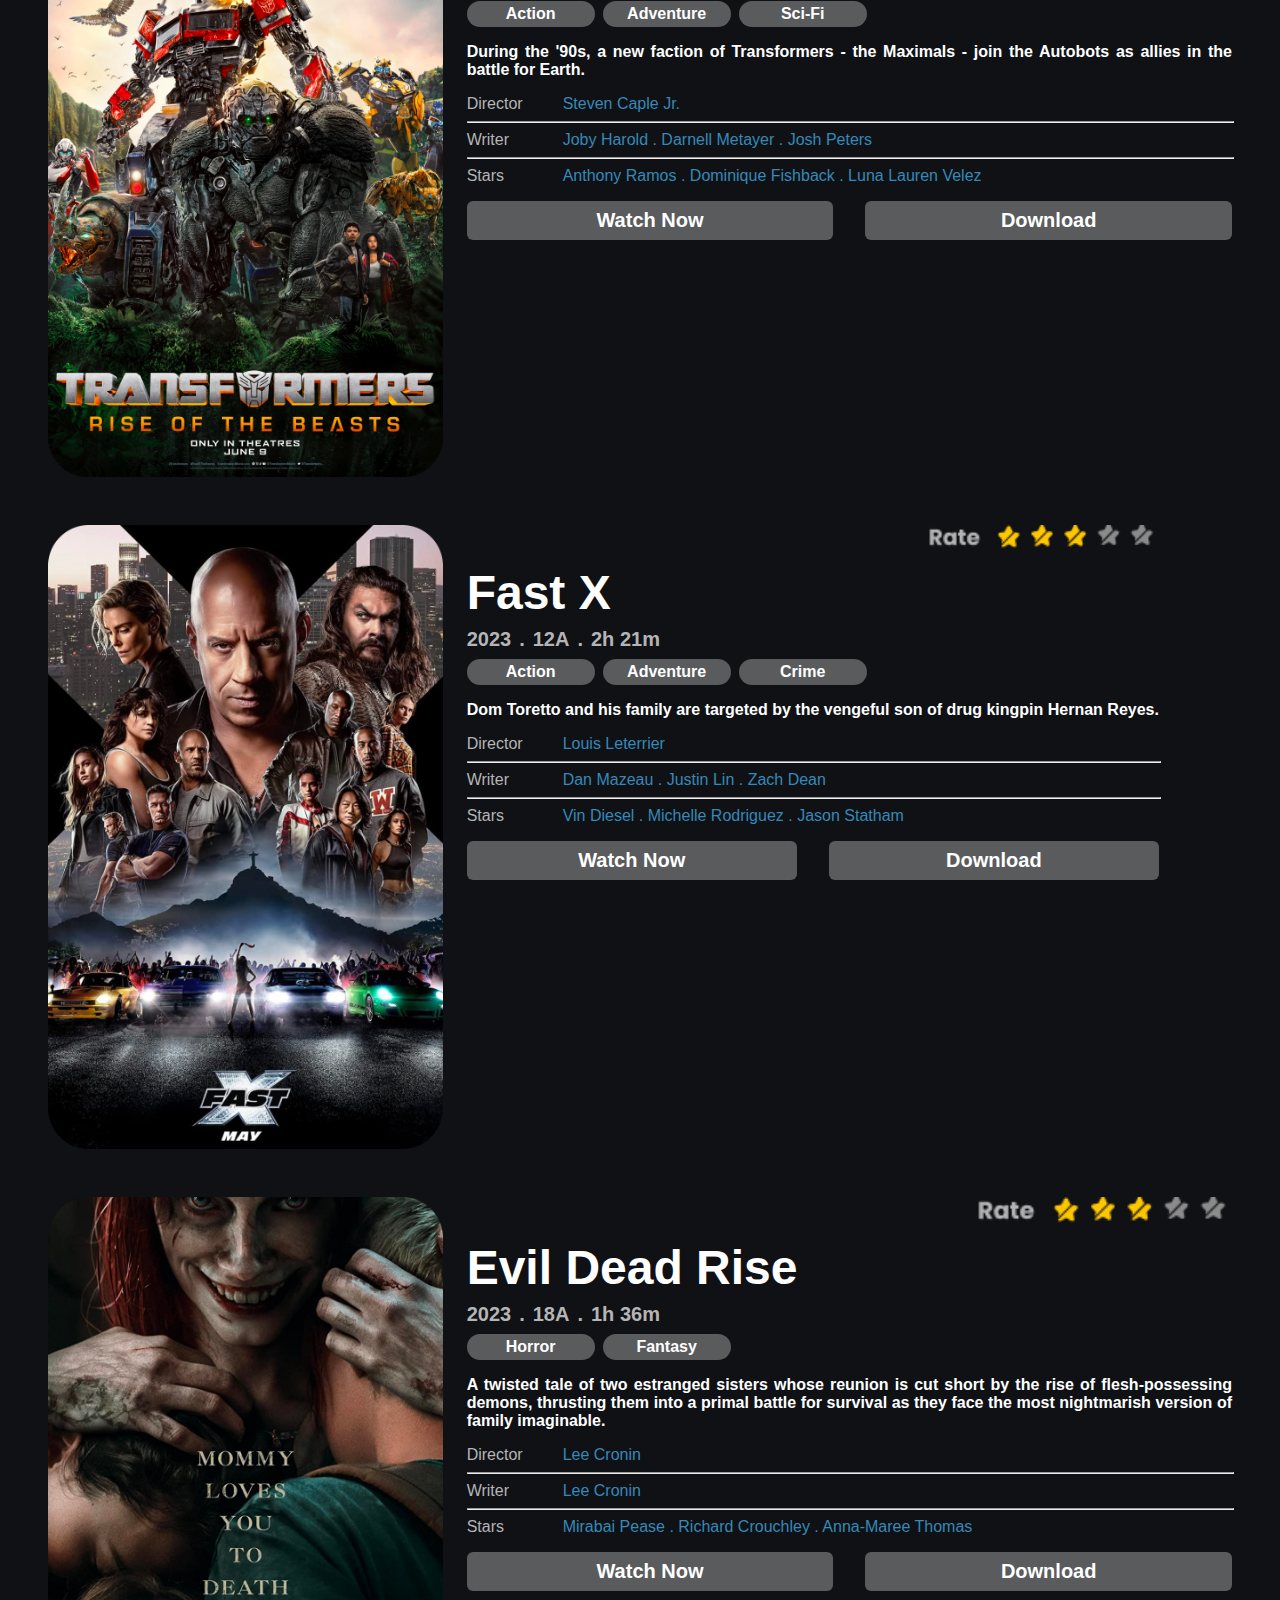
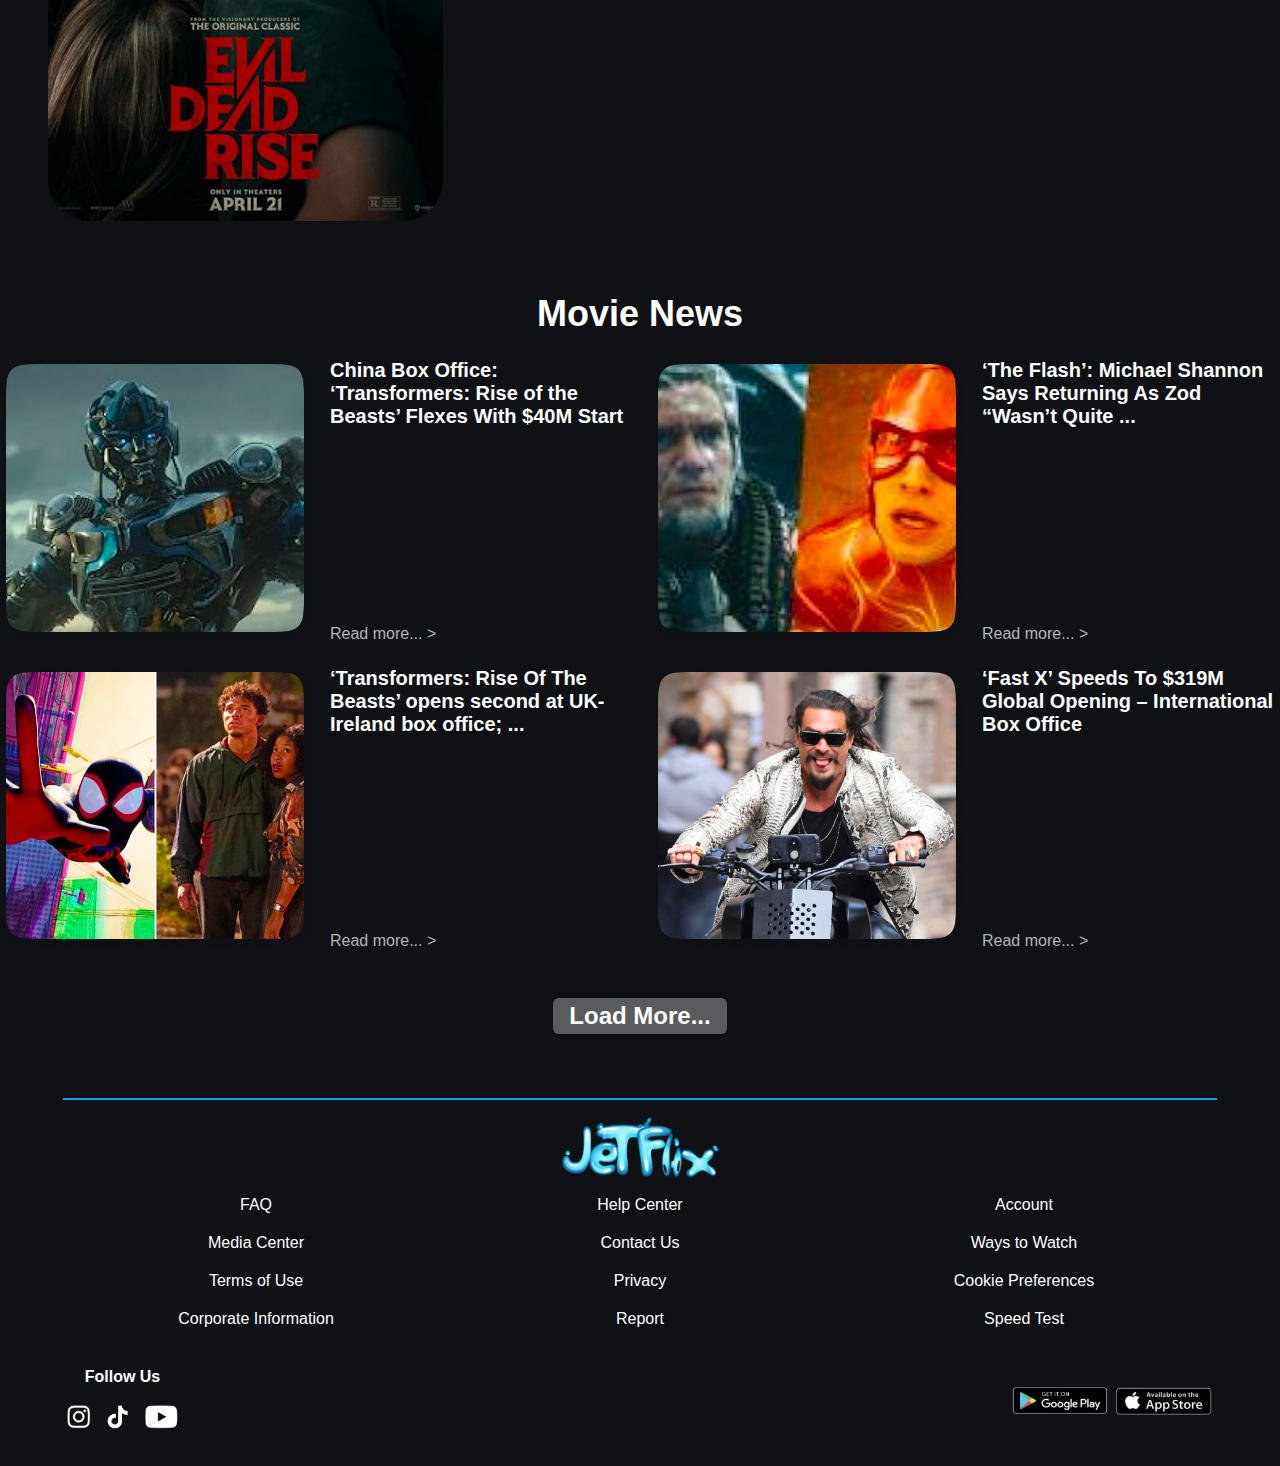
<file: news.html>
<html lang="en">
<head>
    <meta charset="UTF-8">
    <meta name="viewport"
          content="width=device-width, user-scalable=no, initial-scale=1.0, maximum-scale=1.0, minimum-scale=1.0">
    <meta http-equiv="X-UA-Compatible" content="ie=edge">
    <title>JetFlix</title>

    <link rel="stylesheet" href="css/style.css">
    <script src="js/navbar.js"></script>
</head>
<body class="color-bg flex flex-col">

<!-- NavBar -->
<nav class="flex flex-row items-center justify-center py-4 color-navbar fixed w-full top-0 left-0 z-50">
    <img src="img/jetflix-1.png"
         class="w-auto h-16 px-16"
         alt="jetflix-logo">

    <div class="flex flex-row gap-4 ml-auto mr-4 px-16 items-center">
        <div class="flex flex-col items-center">
            <a onclick="redirect('index.html')" class="text-white cursor-pointer hover:text-blue-500">Home</a>
        </div>
        <div class="flex flex-col items-center">
            <a onclick="redirect('news.html')" class="text-white cursor-pointer hover:text-blue-500">News & Popular</a>
            <hr class="hr-color-blue w-full">
        </div>
        <div class="flex flex-col items-center">
            <a onclick="redirect('movies.html')" class="text-white cursor-pointer hover:text-blue-500">Movies</a>
        </div>
        <div class="flex flex-col items-center">
            <a onclick="redirect('detail.html')" class="text-white cursor-pointer hover:text-blue-500">Detail</a>
        </div>
        <a onclick="redirect('register.html')"
           class="text-white bg-color-button rounded-full px-3 py-2 cursor-pointer hover:bg-gray-800">
            Sign Up
        </a>
    </div>
</nav>

<div class="flex flex-col justify-center items-center text-center first-item">
    <span class="text-white text-4xl font-bold">Top 5 Movies</span>

    <!-- Movie 1 -->
    <div class="flex flex-row mt-12 mx-12">
        <!-- Poster -->
        <img src="img/news/guardians_of_the_galaxy_poster.png"
             class="w-1/3 h-auto"
             alt="gotg-poster">

        <div class="flex flex-col ml-6 gap-2">
            <!-- Rating -->
            <img src="img/news/guardians_of_the_galaxy_rating.png"
                 class="w-1/3 h-auto ml-auto"
                 alt="gotg-rating">

            <!-- Title -->
            <span class="text-white text-5xl font-bold text-left">Guardians of the Galaxy Vol. 3</span>

            <!-- Quick Info -->
            <div class="flex flex-row gap-2">
                <span class="text-color-genre font-bold text-xl">2023</span>
                <span class="text-color-genre font-bold text-xl">.</span>
                <span class="text-color-genre font-bold text-xl">12A</span>
                <span class="text-color-genre font-bold text-xl">.</span>
                <span class="text-color-genre font-bold text-xl">2h 30m</span>
            </div>

            <!-- Genre -->
            <div class="flex flex-row gap-2">
                <span class="text-white font-semibold bg-color-genre rounded-full w-32 py-1">Action</span>
                <span class="text-white font-semibold bg-color-genre rounded-full w-32 py-1">Adventure</span>
                <span class="text-white font-semibold bg-color-genre rounded-full w-32 py-1">Comedy</span>
            </div>

            <!-- Synopsis -->
            <span class="text-white font-semibold text-justify mt-2">Still reeling from the loss of Gamora, Peter Quill rallies his team to defend the universe and one of their own - a mission that could mean the end of the Guardians if not successful.</span>

            <!-- Director, Writer, Stars -->
            <div class="flex flex-col text-left mt-2">
                <div class="flex flex-row w-full">
                    <span class="text-color-genre w-24">Director</span>
                    <span class="text-color-name font-light">James Gunn</span>
                </div>

                <hr class="w-full my-2">

                <div class="flex flex-row w-full">
                    <span class="text-color-genre w-24">Writer</span>
                    <span class="text-color-name font-light">James Gunn</span>
                </div>

                <hr class="w-full my-2">

                <div class="flex flex-row w-full">
                    <span class="text-color-genre w-24">Stars</span>
                    <span class="text-color-name font-light">Chris Pratt . Chukwudi Iwuji . Bradley Cooper</span>
                </div>
            </div>

            <!-- Buttons -->
            <div class="flex flex-row text-center items-center justify-center gap-8">
                <span class="text-white font-semibold mt-2 w-1/2 bg-color-genre rounded-md py-2 text-xl cursor-pointer">Watch Now</span>
                <span class="text-white font-semibold mt-2 w-1/2 bg-color-genre rounded-md py-2 text-xl cursor-pointer">Download</span>
            </div>
        </div>
    </div>


    <!-- Movie 2 -->
    <div class="flex flex-row mt-12 mx-12">
        <!-- Poster -->
        <img src="img/news/the_little_mermaid_poster.png"
             class="w-1/3 h-auto"
             alt="tlm-poster">

        <div class="flex flex-col ml-6 gap-2">
            <!-- Rating -->
            <img src="img/news/the_little_mermaid_rating.png"
                 class="w-1/3 h-auto ml-auto"
                 alt="tlm-rating">

            <!-- Title -->
            <span class="text-white text-5xl font-bold text-left">The Little Mermaid</span>

            <!-- Quick Info -->
            <div class="flex flex-row gap-2">
                <span class="text-color-genre font-bold text-xl">2023</span>
                <span class="text-color-genre font-bold text-xl">.</span>
                <span class="text-color-genre font-bold text-xl">PG</span>
                <span class="text-color-genre font-bold text-xl">.</span>
                <span class="text-color-genre font-bold text-xl">2h 15m</span>
            </div>

            <!-- Genre -->
            <div class="flex flex-row gap-2">
                <span class="text-white font-semibold bg-color-genre rounded-full w-32 py-1">Adventure</span>
                <span class="text-white font-semibold bg-color-genre rounded-full w-32 py-1">Family</span>
                <span class="text-white font-semibold bg-color-genre rounded-full w-32 py-1">Fantasy</span>
            </div>

            <!-- Synopsis -->
            <span class="text-white font-semibold text-justify mt-2">A young mermaid makes a deal with a sea witch to trade her beautiful voice for human legs so she can discover the world above water and impress a prince.</span>

            <!-- Director, Writer, Stars -->
            <div class="flex flex-col text-left mt-2">
                <div class="flex flex-row w-full">
                    <span class="text-color-genre w-24">Director</span>
                    <span class="text-color-name font-light">Rob Marshall</span>
                </div>

                <hr class="w-full my-2">

                <div class="flex flex-row w-full">
                    <span class="text-color-genre w-24">Writer</span>
                    <span class="text-color-name font-light">David Magee . Hans Christian . AndersenJohn Musker</span>
                </div>

                <hr class="w-full my-2">

                <div class="flex flex-row w-full">
                    <span class="text-color-genre w-24">Stars</span>
                    <span class="text-color-name font-light">Halle Bailey . Jonah Hauer-King . Melissa McCarthy</span>
                </div>
            </div>

            <!-- Buttons -->
            <div class="flex flex-row text-center items-center justify-center gap-8">
                <span class="text-white font-semibold mt-2 w-1/2 bg-color-genre rounded-md py-2 text-xl cursor-pointer">Watch Now</span>
                <span class="text-white font-semibold mt-2 w-1/2 bg-color-genre rounded-md py-2 text-xl cursor-pointer">Download</span>
            </div>
        </div>
    </div>


    <!-- Movie 3 -->
    <div class="flex flex-row mt-12 mx-12">
        <!-- Poster -->
        <img src="img/news/transformers_poster.png"
             class="w-1/3 h-auto"
             alt="transformers-poster">

        <div class="flex flex-col ml-6 gap-2">
            <!-- Rating -->
            <img src="img/news/the_little_mermaid_rating.png"
                 class="w-1/3 h-auto ml-auto"
                 alt="tlm-rating">

            <!-- Title -->
            <span class="text-white text-5xl font-bold text-left">Transformers: Rise of the Beasts</span>

            <!-- Quick Info -->
            <div class="flex flex-row gap-2">
                <span class="text-color-genre font-bold text-xl">2023</span>
                <span class="text-color-genre font-bold text-xl">.</span>
                <span class="text-color-genre font-bold text-xl">12A</span>
                <span class="text-color-genre font-bold text-xl">.</span>
                <span class="text-color-genre font-bold text-xl">2h 7m</span>
            </div>

            <!-- Genre -->
            <div class="flex flex-row gap-2">
                <span class="text-white font-semibold bg-color-genre rounded-full w-32 py-1">Action</span>
                <span class="text-white font-semibold bg-color-genre rounded-full w-32 py-1">Adventure</span>
                <span class="text-white font-semibold bg-color-genre rounded-full w-32 py-1">Sci-Fi</span>
            </div>

            <!-- Synopsis -->
            <span class="text-white font-semibold text-justify mt-2">During the '90s, a new faction of Transformers - the Maximals - join the Autobots as allies in the battle for Earth.</span>

            <!-- Director, Writer, Stars -->
            <div class="flex flex-col text-left mt-2">
                <div class="flex flex-row w-full">
                    <span class="text-color-genre w-24">Director</span>
                    <span class="text-color-name font-light">Steven Caple Jr.</span>
                </div>

                <hr class="w-full my-2">

                <div class="flex flex-row w-full">
                    <span class="text-color-genre w-24">Writer</span>
                    <span class="text-color-name font-light">Joby Harold . Darnell Metayer . Josh Peters</span>
                </div>

                <hr class="w-full my-2">

                <div class="flex flex-row w-full">
                    <span class="text-color-genre w-24">Stars</span>
                    <span class="text-color-name font-light">Anthony Ramos . Dominique Fishback . Luna Lauren Velez</span>
                </div>
            </div>

            <!-- Buttons -->
            <div class="flex flex-row text-center items-center justify-center gap-8">
                <span class="text-white font-semibold mt-2 w-1/2 bg-color-genre rounded-md py-2 text-xl cursor-pointer">Watch Now</span>
                <span class="text-white font-semibold mt-2 w-1/2 bg-color-genre rounded-md py-2 text-xl cursor-pointer">Download</span>
            </div>
        </div>
    </div>


    <!-- Movie 4 -->
    <div class="flex flex-row mt-12 mx-12">
        <!-- Poster -->
        <img src="img/news/fastx_poster.png"
             class="w-1/3 h-auto"
             alt="transformers-poster">

        <div class="flex flex-col ml-6 gap-2">
            <!-- Rating -->
            <img src="img/news/fastx_rating.png"
                 class="w-1/3 h-auto ml-auto"
                 alt="tlm-rating">

            <!-- Title -->
            <span class="text-white text-5xl font-bold text-left">Fast X</span>

            <!-- Quick Info -->
            <div class="flex flex-row gap-2">
                <span class="text-color-genre font-bold text-xl">2023</span>
                <span class="text-color-genre font-bold text-xl">.</span>
                <span class="text-color-genre font-bold text-xl">12A</span>
                <span class="text-color-genre font-bold text-xl">.</span>
                <span class="text-color-genre font-bold text-xl">2h 21m</span>
            </div>

            <!-- Genre -->
            <div class="flex flex-row gap-2">
                <span class="text-white font-semibold bg-color-genre rounded-full w-32 py-1">Action</span>
                <span class="text-white font-semibold bg-color-genre rounded-full w-32 py-1">Adventure</span>
                <span class="text-white font-semibold bg-color-genre rounded-full w-32 py-1">Crime</span>
            </div>

            <!-- Synopsis -->
            <span class="text-white font-semibold text-justify mt-2">Dom Toretto and his family are targeted by the vengeful son of drug kingpin Hernan Reyes.</span>

            <!-- Director, Writer, Stars -->
            <div class="flex flex-col text-left mt-2">
                <div class="flex flex-row w-full">
                    <span class="text-color-genre w-24">Director</span>
                    <span class="text-color-name font-light">Louis Leterrier</span>
                </div>

                <hr class="w-full my-2">

                <div class="flex flex-row w-full">
                    <span class="text-color-genre w-24">Writer</span>
                    <span class="text-color-name font-light">Dan Mazeau . Justin Lin . Zach Dean</span>
                </div>

                <hr class="w-full my-2">

                <div class="flex flex-row w-full">
                    <span class="text-color-genre w-24">Stars</span>
                    <span class="text-color-name font-light">Vin Diesel . Michelle Rodriguez . Jason Statham</span>
                </div>
            </div>

            <!-- Buttons -->
            <div class="flex flex-row text-center items-center justify-center gap-8">
                <span class="text-white font-semibold mt-2 w-1/2 bg-color-genre rounded-md py-2 text-xl cursor-pointer">Watch Now</span>
                <span class="text-white font-semibold mt-2 w-1/2 bg-color-genre rounded-md py-2 text-xl cursor-pointer">Download</span>
            </div>
        </div>
    </div>


    <!-- Movie 5 -->
    <div class="flex flex-row mt-12 mx-12">
        <!-- Poster -->
        <img src="img/news/evil_dead_rise_poster.png"
             class="w-1/3 h-auto"
             alt="transformers-poster">

        <div class="flex flex-col ml-6 gap-2">
            <!-- Rating -->
            <img src="img/news/fastx_rating.png"
                 class="w-1/3 h-auto ml-auto"
                 alt="tlm-rating">

            <!-- Title -->
            <span class="text-white text-5xl font-bold text-left">Evil Dead Rise</span>

            <!-- Quick Info -->
            <div class="flex flex-row gap-2">
                <span class="text-color-genre font-bold text-xl">2023</span>
                <span class="text-color-genre font-bold text-xl">.</span>
                <span class="text-color-genre font-bold text-xl">18A</span>
                <span class="text-color-genre font-bold text-xl">.</span>
                <span class="text-color-genre font-bold text-xl">1h 36m</span>
            </div>

            <!-- Genre -->
            <div class="flex flex-row gap-2">
                <span class="text-white font-semibold bg-color-genre rounded-full w-32 py-1">Horror</span>
                <span class="text-white font-semibold bg-color-genre rounded-full w-32 py-1">Fantasy</span>
            </div>

            <!-- Synopsis -->
            <span class="text-white font-semibold text-justify mt-2">A twisted tale of two estranged sisters whose reunion is cut short by the rise of flesh-possessing demons, thrusting them into a primal battle for survival as they face the most nightmarish version of family imaginable.</span>

            <!-- Director, Writer, Stars -->
            <div class="flex flex-col text-left mt-2">
                <div class="flex flex-row w-full">
                    <span class="text-color-genre w-24">Director</span>
                    <span class="text-color-name font-light">Lee Cronin</span>
                </div>

                <hr class="w-full my-2">

                <div class="flex flex-row w-full">
                    <span class="text-color-genre w-24">Writer</span>
                    <span class="text-color-name font-light">Lee Cronin</span>
                </div>

                <hr class="w-full my-2">

                <div class="flex flex-row w-full">
                    <span class="text-color-genre w-24">Stars</span>
                    <span class="text-color-name font-light">Mirabai Pease . Richard Crouchley . Anna-Maree Thomas</span>
                </div>
            </div>

            <!-- Buttons -->
            <div class="flex flex-row text-center items-center justify-center gap-8 mt">
                <span class="text-white font-semibold mt-2 w-1/2 bg-color-genre rounded-md py-2 text-xl cursor-pointer">Watch Now</span>
                <span class="text-white font-semibold mt-2 w-1/2 bg-color-genre rounded-md py-2 text-xl cursor-pointer">Download</span>
            </div>
        </div>
    </div>
</div>

<div class="flex flex-col text-center items-center justify-center mt-12 mb-4">
    <span class="text-white text-4xl font-bold mt-6">Movie News</span>

    <div class="flex flex-row mt-6 gap-6">
        <!-- News 1 & 2 -->
        <div class="flex flex-col w-1/2 gap-6">
            <!-- News 1 -->
            <div class="flex flex-row">
                <img src="img/news/news1.png"
                     class="w-1/2 h-auto"
                     alt="news-img">

                <div class="flex flex-col ml-4">
                    <span class="text-white font-semibold text-xl text-left">
                        China Box Office: ‘Transformers: Rise of the Beasts’ Flexes With $40M Start
                    </span>

                    <span class="text-color-genre mt-auto text-left">
                        Read more... >
                    </span>
                </div>
            </div>

            <!-- News 2 -->
            <div class="flex flex-row">
                <img src="img/news/news2.png"
                     class="w-1/2 h-auto"
                     alt="news-img">

                <div class="flex flex-col ml-4">
                    <span class="text-white font-semibold text-xl text-left">
                        ‘Transformers: Rise Of The Beasts’ opens second at UK-Ireland box office; ...
                    </span>

                    <span class="text-color-genre mt-auto text-left">
                        Read more... >
                    </span>
                </div>
            </div>
        </div>

        <!-- News 3 & 4 -->
        <div class="flex flex-col w-1/2 gap-6">
            <!-- News 3 -->
            <div class="flex flex-row">
                <img src="img/news/news3.png"
                     class="w-1/2 h-auto"
                     alt="news-img">

                <div class="flex flex-col ml-4">
                    <span class="text-white font-semibold text-xl text-left">
                        ‘The Flash’: Michael Shannon Says Returning As Zod “Wasn’t Quite ...
                    </span>

                    <span class="text-color-genre mt-auto text-left">
                        Read more... >
                    </span>
                </div>
            </div>

            <!-- News 4 -->
            <div class="flex flex-row">
                <img src="img/news/news4.png"
                     class="w-1/2 h-auto"
                     alt="news-img">

                <div class="flex flex-col ml-4">
                    <span class="text-white font-semibold text-xl text-left">
                        ‘Fast X’ Speeds To $319M Global Opening – International Box Office
                    </span>

                    <span class="text-color-genre mt-auto text-left">
                        Read more... >
                    </span>
                </div>
            </div>
        </div>
    </div>

    <span class="bg-color-genre text-white font-bold text-2xl rounded-md py-1 px-4 mt-12">Load More...</span>
</div>


<!-- Footer -->
<footer class="flex flex-col items-center justify-center mt-3 px-16 my-8 relative">
    <hr class="hr-color-blue my-4 w-full">
    <img src="img/jetflix-1.png"
         class="w-auto h-16"
         alt="jetflix-logo"/>

    <!-- Footer Links -->
    <div class="flex flex-row w-full justify-center text-center my-4">
        <!-- Links Left -->
        <div class="flex flex-col w-1/3 gap-5">
            <span class="text-white font-light cursor-pointer">FAQ</span>
            <span class="text-white font-light cursor-pointer">Media Center</span>
            <span class="text-white font-light cursor-pointer">Terms of Use</span>
            <span class="text-white font-light cursor-pointer">Corporate Information</span>
        </div>

        <!-- Links Center -->
        <div class="flex flex-col w-1/3 gap-5">
            <span class="text-white font-light cursor-pointer">Help Center</span>
            <span class="text-white font-light cursor-pointer">Contact Us</span>
            <span class="text-white font-light cursor-pointer">Privacy</span>
            <span class="text-white font-light cursor-pointer">Report</span>
        </div>

        <!-- Links Right -->
        <div class="flex flex-col w-1/3 gap-5">
            <span class="text-white font-light cursor-pointer">Account</span>
            <span class="text-white font-light cursor-pointer">Ways to Watch</span>
            <span class="text-white font-light cursor-pointer">Cookie Preferences</span>
            <span class="text-white font-light cursor-pointer">Speed Test</span>
        </div>
    </div>

    <!-- Footer Others-->
    <div class="flex flex-row items-center text-center w-full mt-6">
        <!-- Social Media -->
        <div class="flex flex-col">
            <span class="text-white font-semibold mb-4">Follow Us</span>
            <div class="flex flex-row">
                <img src="img/footer/social_media_logs.png"
                     class="w-auto h-8 cursor-pointer"
                     alt="facebook-logo">
            </div>
        </div>

        <!-- App Downloads -->
        <div class="flex flex-row ml-auto">
            <img src="img/footer/google_play.png"
                 class="w-auto h-8 cursor-pointer"
                 alt="app-download">

            <img src="img/footer/app_store.png"
                 class="w-auto h-8 cursor-pointer"
                 alt="app-download">
        </div>
    </div>
</footer>

</body>
</html>
</file>
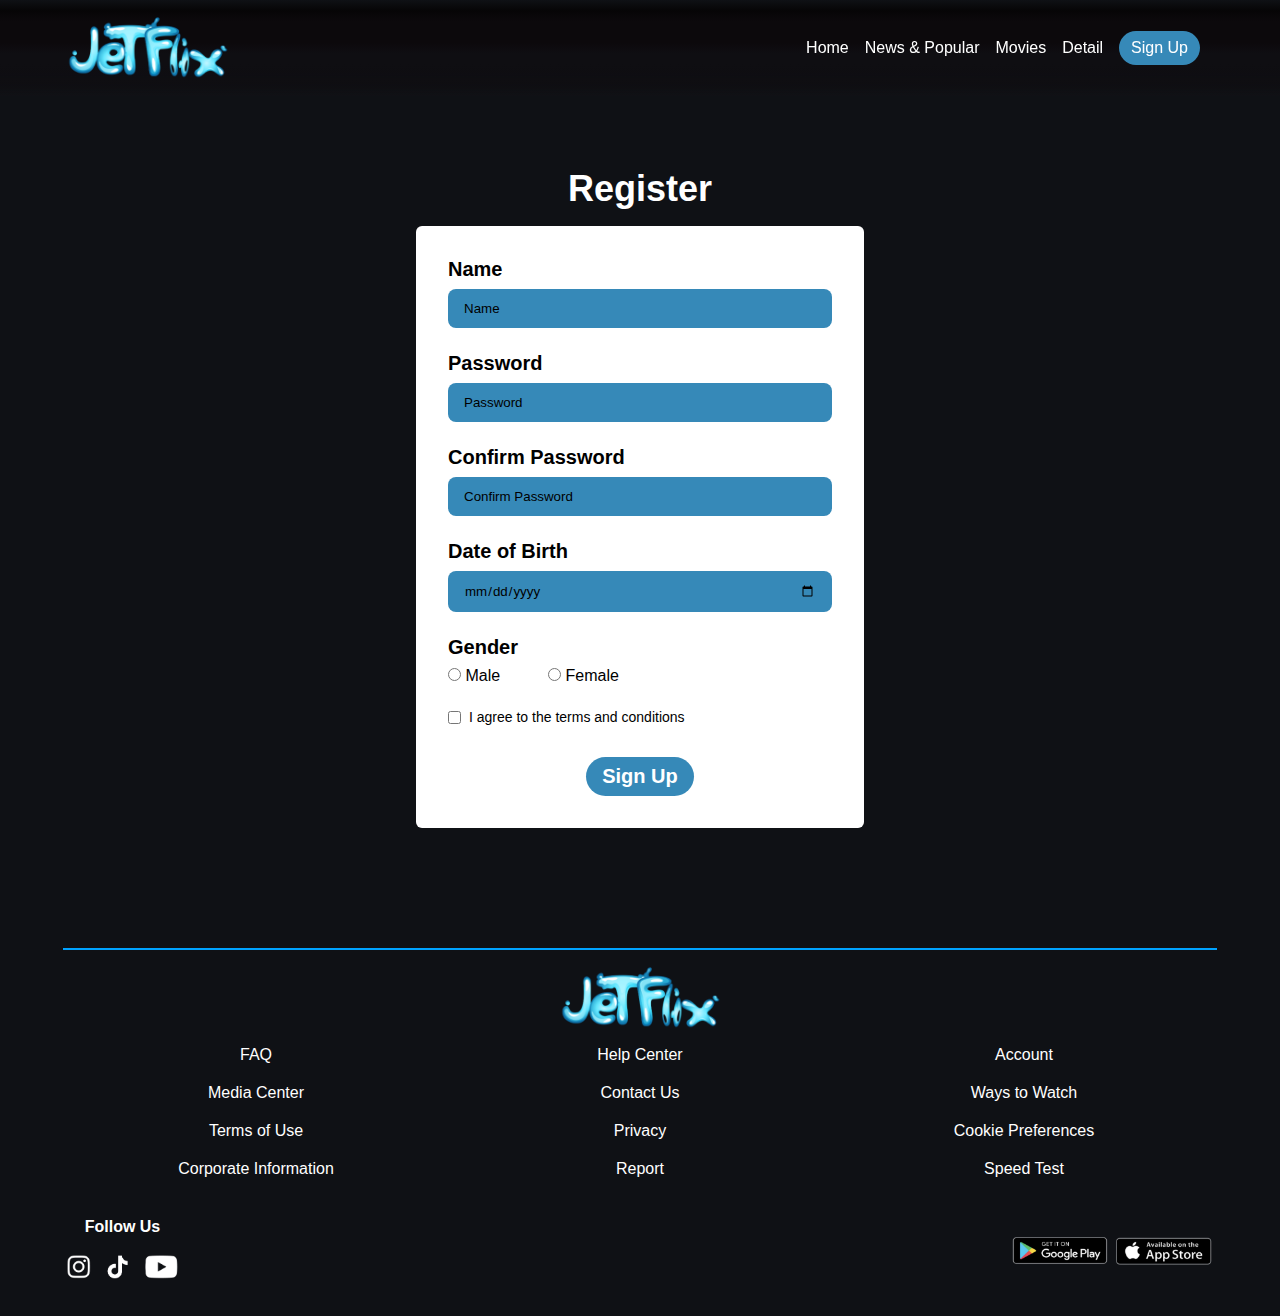
<file: register.html>
<html lang="en">
<head>
    <meta charset="UTF-8">
    <meta name="viewport"
          content="width=device-width, user-scalable=no, initial-scale=1.0, maximum-scale=1.0, minimum-scale=1.0">
    <meta http-equiv="X-UA-Compatible" content="ie=edge">
    <title>JetFlix</title>

    <link rel="stylesheet" href="css/style.css">
    <script src="js/navbar.js"></script>
</head>
<body class="color-bg">

<!-- NavBar -->
<nav class="flex flex-row items-center justify-center py-4 color-navbar fixed w-full z-50">
    <img src="img/jetflix-1.png"
         class="w-auto h-16 px-16"
         alt="jetflix-logo">

    <div class="flex flex-row gap-4 ml-auto mr-4 px-16 items-center">
        <div class="flex flex-col items-center">
            <a onclick="redirect('index.html')" class="text-white cursor-pointer hover:text-blue-500">Home</a>
        </div>
        <div class="flex flex-col items-center">
            <a onclick="redirect('news.html')" class="text-white cursor-pointer hover:text-blue-500">News & Popular</a>
        </div>
        <div class="flex flex-col items-center">
            <a onclick="redirect('movies.html')" class="text-white cursor-pointer hover:text-blue-500">Movies</a>
        </div>
        <div class="flex flex-col items-center">
            <a onclick="redirect('detail.html')" class="text-white cursor-pointer hover:text-blue-500">Detail</a>
        </div>
        <a onclick="redirect('register.html')"
           class="text-white bg-color-button rounded-full px-3 py-2 cursor-pointer hover:bg-gray-800">
            Sign Up
        </a>
    </div>
</nav>

<div class="flex flex-col items-center justify-center text-center h-max min-h-screen">
    <span class="text-white text-4xl font-bold mb-4 first-item">Register</span>

    <form id="registerForm" class="flex flex-col bg-white items-start justify-start text-left rounded-md p-8 gap-4">
        <!-- Name -->
        <div class="flex flex-col gap-2">
            <label for="name" class="text-black font-semibold text-xl">Name</label>
            <input type="text"
                   id="name"
                   name="name"
                   placeholder="Name"
                   class="rounded-lg px-4 py-3 w-96 bg-color-button text-black placeholder-black border-none">
            <span id="nameError" class="text-red"></span>
        </div>

        <!-- Password -->
        <div class="flex flex-col gap-2">
            <label for="password" class="text-black font-semibold text-xl">Password</label>
            <input type="password"
                   id="password"
                   name="password"
                   placeholder="Password"
                   class="rounded-lg px-4 py-3 w-96 bg-color-button text-black placeholder-black border-none">
            <span id="passwordError" class="text-red"></span>
        </div>

        <!-- Confirm Password -->
        <div class="flex flex-col gap-2">
            <label for="confirmPassword" class="text-black font-semibold text-xl">Confirm Password</label>
            <input type="password"
                   id="confirmPassword"
                   name="confirmPassword"
                   placeholder="Confirm Password"
                   class="rounded-lg px-4 py-3 w-96 bg-color-button text-black placeholder-black border-none">
            <span id="confirmPasswordError" class="text-red"></span>
        </div>

        <!-- Date of Birth -->
        <div class="flex flex-col gap-2">
            <label for="dob" class="text-black font-semibold text-xl">Date of Birth</label>
            <input type="date"
                   id="dob"
                   name="dateOfBirth"
                   placeholder="Date of Birth"
                   class="rounded-lg px-4 py-3 w-96 bg-color-button text-black placeholder-black border-none">
            <span id="dobError" class="text-red"></span>
        </div>

        <!-- Gender -->
        <div class="flex flex-col gap-2">
            <label class="text-black font-semibold text-xl">Gender</label>
            <div class="flex flex-row gap-12">
                <label>
                    <input type="radio" id="gender-male" name="gender" value="male" class="mr-2">
                    Male
                </label>
                <label>
                    <input type="radio" id="gender-female" name="gender" value="female" class="mr-2">
                    Female
                </label>
            </div>
            <span id="genderError" class="text-red"></span>
        </div>


        <!-- Agree to TOS -->
        <div class="flex flex-col">
            <div class="flex items-center gap-2">
                <input type="checkbox" id="consent" name="agreeToTOS" class="mr-2">
                <label for="consent" class="text-black font-light text-sm">I agree to the terms and conditions</label>
            </div>
            <span id="consentError" class="text-red text-sm font-light"></span>
        </div>

        <!-- Submit -->
        <div class="flex flex-row gap-4 mt-4 justify-center items-center w-full">
            <button type="submit"
                    class="bg-color-button text-white rounded-full px-4 py-2 font-semibold text-xl cursor-pointer border-none">
                Sign Up
            </button>
        </div>
    </form>
</div>


<!-- Footer -->
<footer class="flex flex-col items-center justify-center mt-3 px-16 my-8 relative">
    <hr class="hr-color-blue my-4 w-full">
    <img src="img/jetflix-1.png"
         class="w-auto h-16"
         alt="jetflix-logo"/>

    <!-- Footer Links -->
    <div class="flex flex-row w-full justify-center text-center my-4">
        <!-- Links Left -->
        <div class="flex flex-col w-1/3 gap-5">
            <span class="text-white font-light cursor-pointer">FAQ</span>
            <span class="text-white font-light cursor-pointer">Media Center</span>
            <span class="text-white font-light cursor-pointer">Terms of Use</span>
            <span class="text-white font-light cursor-pointer">Corporate Information</span>
        </div>

        <!-- Links Center -->
        <div class="flex flex-col w-1/3 gap-5">
            <span class="text-white font-light cursor-pointer">Help Center</span>
            <span class="text-white font-light cursor-pointer">Contact Us</span>
            <span class="text-white font-light cursor-pointer">Privacy</span>
            <span class="text-white font-light cursor-pointer">Report</span>
        </div>

        <!-- Links Right -->
        <div class="flex flex-col w-1/3 gap-5">
            <span class="text-white font-light cursor-pointer">Account</span>
            <span class="text-white font-light cursor-pointer">Ways to Watch</span>
            <span class="text-white font-light cursor-pointer">Cookie Preferences</span>
            <span class="text-white font-light cursor-pointer">Speed Test</span>
        </div>
    </div>

    <!-- Footer Others-->
    <div class="flex flex-row items-center text-center w-full mt-6">
        <!-- Social Media -->
        <div class="flex flex-col">
            <span class="text-white font-semibold mb-4">Follow Us</span>
            <div class="flex flex-row">
                <img src="img/footer/social_media_logs.png"
                     class="w-auto h-8 cursor-pointer"
                     alt="facebook-logo">
            </div>
        </div>

        <!-- App Downloads -->
        <div class="flex flex-row ml-auto">
            <img src="img/footer/google_play.png"
                 class="w-auto h-8 cursor-pointer"
                 alt="app-download">

            <img src="img/footer/app_store.png"
                 class="w-auto h-8 cursor-pointer"
                 alt="app-download">
        </div>
    </div>
</footer>

<script src="js/register.js"></script>

</body>
</html>
</file>
<file: css/style.css>
* {
    margin: 0;
    padding: 0;
    font-family: 'Poppins', sans-serif;
}

@media only screen and (max-width: 480px) {
    * {
        font-family: 'Helvetica Neue', sans-serif;
    }
}

.color-bg {
    background-color: #0F1115;
}

.color-navbar {
    background-image: linear-gradient(
            to bottom,
            rgba(15, 17, 21, 1),
            rgba(6, 5, 6, 1),
            rgba(12, 9, 12, 1),
            rgba(12, 9, 12, 1),
            rgba(12, 9, 12, 1),
            rgba(15, 14, 18, 1),
            rgba(15, 14, 18, 1),
            rgba(15, 14, 18, 0.95),
            rgba(15, 14, 18, 0.9),
            rgba(17, 18, 22, 0.7)
    );
    backdrop-filter: blur(2px);
    -webkit-backdrop-filter: blur(2px);
}

.welcome {
    background-image: linear-gradient(
            to top,
            rgba(15, 17, 21, 1),
            rgba(13, 15, 15, 1),
            rgba(12, 9, 12, 1),
            rgba(12, 9, 12, 1),
            rgba(12, 9, 12, 1),
            rgba(15, 14, 18, 1),
            rgba(15, 14, 18, 1),
            rgba(15, 14, 18, 0.95),
            rgba(15, 14, 18, 0.9),
            rgba(17, 18, 22, 0.9)
    );
    backdrop-filter: blur(2px);
    -webkit-backdrop-filter: blur(2px);

    padding-top: 5rem;
    margin-top: 3rem;
    padding-bottom: 3rem;
}

.movies {
    background-image: linear-gradient(
            to top,
            rgba(15, 17, 21, 1),
            rgba(13, 15, 15, 1),
            rgba(12, 9, 12, 1),
            rgba(12, 9, 12, 1),
            rgba(12, 9, 12, 1),
            rgba(15, 14, 18, 1),
            rgba(15, 14, 18, 1),
            rgba(15, 14, 18, 0.95),
            rgba(15, 14, 18, 0.9),
            rgba(17, 18, 22, 0.9)
    );
    backdrop-filter: blur(2px);
    -webkit-backdrop-filter: blur(2px);

    padding-top: 5rem;
    margin-top: 3rem;
    padding-bottom: 3rem;
}

.kids {
    background-image: linear-gradient(
            to left,
            rgba(15, 17, 21, 1),
            rgba(17, 18, 22, 0.9)
    );
    backdrop-filter: blur(2px);
    -webkit-backdrop-filter: blur(2px);
}

.top-jumbotron {
    top: 4.5rem;
}

.pos-jumbotron-detail {
    transform: translateY(-100%);

    right: 3rem;
}

@media (max-width: 768px) {
    .pos-jumbotron-detail {
        transform: none;
        right: auto;
        top: 3rem;
    }
}

.bg-color-button {
    background-color: #3689B8;
}

.bg-color-genre {
    background-color: #5A5B5D;
}

.bg-color-genre-75 {
    background-color: rgba(90, 91, 93, 0.75);
}

.text-color-link {
    color: #5FE2FF;
}

.text-color-genre {
    color: #B5B5B6;
}

.text-color-name {
    color: #3689B8;
}

.first-item {
    margin-top: 6rem;
}

.hr-color-gray {
    border: 1px solid #5A5B5D;
}

.hr-color-blue {
    border: 1px solid #00A3FF;
}


/* Margins */
.m-1 {
    margin: 0.25rem;
}

/* Top margins */
.mt-1 {
    margin-top: 0.25rem;
}

.mt-2 {
    margin-top: 0.5rem;
}

.mt-3 {
    margin-top: 0.75rem;
}

.mt-4 {
    margin-top: 1rem;
}

.mt-5 {
    margin-top: 1.25rem;
}

.mt-6 {
    margin-top: 1.5rem;
}

.mt-8 {
    margin-top: 2rem;
}

.mt-12 {
    margin-top: 3rem;
}

.mt-16 {
    margin-top: 4rem;
}

.mt-auto {
    margin-top: auto;
}

/* Bottom margins */
.mb-1 {
    margin-bottom: 0.25rem;
}

.mb-2 {
    margin-bottom: 0.5rem;
}

.mb-4 {
    margin-bottom: 1rem;
}

/* Left margins */
.ml-4 {
    margin-left: 1rem;
}

.ml-5 {
    margin-left: 1.25rem;
}

.ml-6 {
    margin-left: 1.5rem;
}

.ml-8 {
    margin-left: 2rem;
}

.ml-auto {
    margin-left: auto;
}

/* Right margins */
.mr-4 {
    margin-right: 1rem;
}

.mx-auto {
    margin-left: auto;
    margin-right: auto;
}

.mx-4 {
    margin-left: 1rem;
    margin-right: 1rem;
}

.mx-12 {
    margin-left: 3rem;
    margin-right: 3rem;
}

.my-2 {
    margin-top: 0.5rem;
    margin-bottom: 0.5rem;
}

.my-4 {
    margin-top: 1rem;
    margin-bottom: 1rem;
}

.my-8 {
    margin-top: 2rem;
    margin-bottom: 2rem;
}

/* Padding */
.p-2 {
    padding: 0.5rem;
}

.p-4 {
    padding: 1rem;
}

.p-8 {
    padding: 2rem;
}

.p-12 {
    padding: 3rem;
}

.py-1 {
    padding-top: 0.25rem;
    padding-bottom: 0.25rem;
}

.py-2 {
    padding-top: 0.5rem;
    padding-bottom: 0.5rem;
}

.py-3 {
    padding-top: 0.75rem;
    padding-bottom: 0.75rem;
}

.py-4 {
    padding-top: 1rem;
    padding-bottom: 1rem;
}

.py-12 {
    padding-top: 3rem;
    padding-bottom: 3rem;
}

.px-3 {
    padding-left: 0.75rem;
    padding-right: 0.75rem;
}

.px-4 {
    padding-left: 1rem;
    padding-right: 1rem;
}

.px-5 {
    padding-left: 1.25rem;
    padding-right: 1.25rem;
}

.px-16 {
    padding-left: 4rem;
    padding-right: 4rem;
}

.px-40 {
    padding-left: 10rem;
    padding-right: 10rem;
}

.pr-4 {
    padding-right: 1rem;
}


/* Text Colors */
.text-black {
    color: #000000;
}

.placeholder-black::placeholder {
    color: #000000;
}

.text-white {
    color: #ffffff;
}

.text-red {
    color: #e53e3e;
}

/* Text formatting */
.text-center {
    text-align: center;
}

.text-left {
    text-align: left;
}

.text-justify {
    text-align: justify;
}

/* Background Colors */

.bg-white {
    background-color: #ffffff;
}

/* Typography */

.font-bold {
    font-weight: bold;
}

.font-semibold {
    font-weight: 600;
}

.font-normal {
    font-weight: normal;
}

.font-light {
    font-weight: 300;
}

.text-sm {
    font-size: 0.875rem;
}

.text-xl {
    font-size: 1.25rem;
}

.text-2xl {
    font-size: 1.5rem;
}

.text-3xl {
    font-size: 1.875rem;
}

.text-4xl {
    font-size: 2.25rem;
}

.text-5xl {
    font-size: 3rem;
}

.text-decoration-none {
    text-decoration: none;
}

/* Flexbox */
.flex {
    display: flex;
}

.flex-col {
    flex-direction: column;
}

.flex-row {
    flex-direction: row;
}

.justify-center {
    justify-content: center;
}

.justify-start {
    justify-content: flex-start;
}

.justify-end {
    justify-content: flex-end;
}

.items-center {
    align-items: center;
}

.items-start {
    align-items: flex-start;
}

.items-end {
    align-items: flex-end;
}

/* Gap */
.gap-0 {
    gap: 0;
}

.gap-1 {
    gap: 0.25rem;
}

.gap-2 {
    gap: 0.5rem;
}

.gap-3 {
    gap: 0.75rem;
}

.gap-4 {
    gap: 1rem;
}

.gap-5 {
    gap: 1.25rem;
}

.gap-6 {
    gap: 1.5rem;
}

.gap-8 {
    gap: 2rem;
}

.gap-10 {
    gap: 2.5rem;
}

.gap-12 {
    gap: 3rem;
}

/* Borders */
.border-none {
    border: none;
}

/* Rounded Corners */
.rounded-md {
    border-radius: 0.375rem;
}

.rounded-lg {
    border-radius: 0.5rem;
}

.rounded-full {
    border-radius: 9999px;
}

/* Hover */
.hover\:bg-gray-800:hover {
    background-color: #2d3748;
}

.hover\:text-blue-500:hover {
    color: #4299e1;
}

/* Cursor */
.cursor-pointer {
    cursor: pointer;
}

/* Width */
.w-1 {
    width: 0.25rem;
}

.w-2 {
    width: 0.5rem;
}

.w-3 {
    width: 0.75rem;
}

.w-4 {
    width: 1rem;
}

.w-5 {
    width: 1.25rem;
}

.w-6 {
    width: 1.5rem;
}

.w-8 {
    width: 2rem;
}

.w-10 {
    width: 2.5rem;
}

.w-12 {
    width: 3rem;
}

.w-16 {
    width: 4rem;
}

.w-24 {
    width: 6rem;
}

.w-32 {
    width: 8rem;
}

.w-48 {
    width: 12rem;
}

.w-56 {
    width: 14rem;
}

.w-64 {
    width: 16rem;
}

.w-72 {
    width: 18rem;
}

.w-80 {
    width: 20rem;
}

.w-96 {
    width: 24rem;
}

.w-max {
    width: max-content;
}

.w-auto {
    width: auto;
}

.w-full {
    width: 100%;
}

.w-screen {
    width: 100vw;
}

.w-1\/2 {
    width: 50%;
}

.w-1\/3 {
    width: 33.333333%;
}

.w-2\/3 {
    width: 66.666667%;
}

.w-1\/4 {
    width: 25%;
}

.w-3\/4 {
    width: 75%;
}

.w-1\/5 {
    width: 20%;
}

.max-w-full {
    max-width: 100%;
}

/* Height */
.h-1 {
    height: 0.25rem;
}

.h-2 {
    height: 0.5rem;
}

.h-3 {
    height: 0.75rem;
}

.h-4 {
    height: 1rem;
}

.h-5 {
    height: 1.25rem;
}

.h-6 {
    height: 1.5rem;
}

.h-8 {
    height: 2rem;
}

.h-10 {
    height: 2.5rem;
}

.h-12 {
    height: 3rem;
}

.h-16 {
    height: 4rem;
}

.h-24 {
    height: 6rem;
}

.h-32 {
    height: 8rem;
}

.h-48 {
    height: 12rem;
}

.h-52 {
    height: 13rem;
}

.h-56 {
    height: 14rem;
}

.h-60 {
    height: 15rem;
}

.h-64 {
    height: 16rem;
}

.h-72 {
    height: 18rem;
}

.h-80 {
    height: 20rem;
}

.h-84 {
    height: 21rem;
}

.h-88 {
    height: 22rem;
}

.h-92 {
    height: 23rem;
}

.h-96 {
    height: 24rem;
}

.h-max {
    height: max-content;
}

.h-auto {
    height: auto;
}

.h-full {
    height: 100%;
}

.h-screen {
    height: 100vh;
}

.h-1\/2 {
    height: 50%;
}

.h-1\/3 {
    height: 33.333333%;
}

/* Min-Width */
.min-w-0 {
    min-width: 0;
}

.min-w-full {
    min-width: 100%;
}

.min-w-screen {
    min-width: 100vw;
}

/* Min-Height */
.min-h-0 {
    min-height: 0;
}

.min-h-full {
    min-height: 100%;
}

.min-h-screen {
    min-height: 100vh;
}

/* Positioning */
.fixed {
    position: fixed;
}

.absolute {
    position: absolute;
}

.relative {
    position: relative;
}

.top-0 {
    top: 0;
}

.right-0 {
    right: 0;
}

.bottom-0 {
    bottom: 0;
}

.left-0 {
    left: 0;
}

.z-0 {
    z-index: 0;
}

.z--1 {
    z-index: -1;
}

.z-25 {
    z-index: 50;
}

.z-50 {
    z-index: 50;
}
</file>
